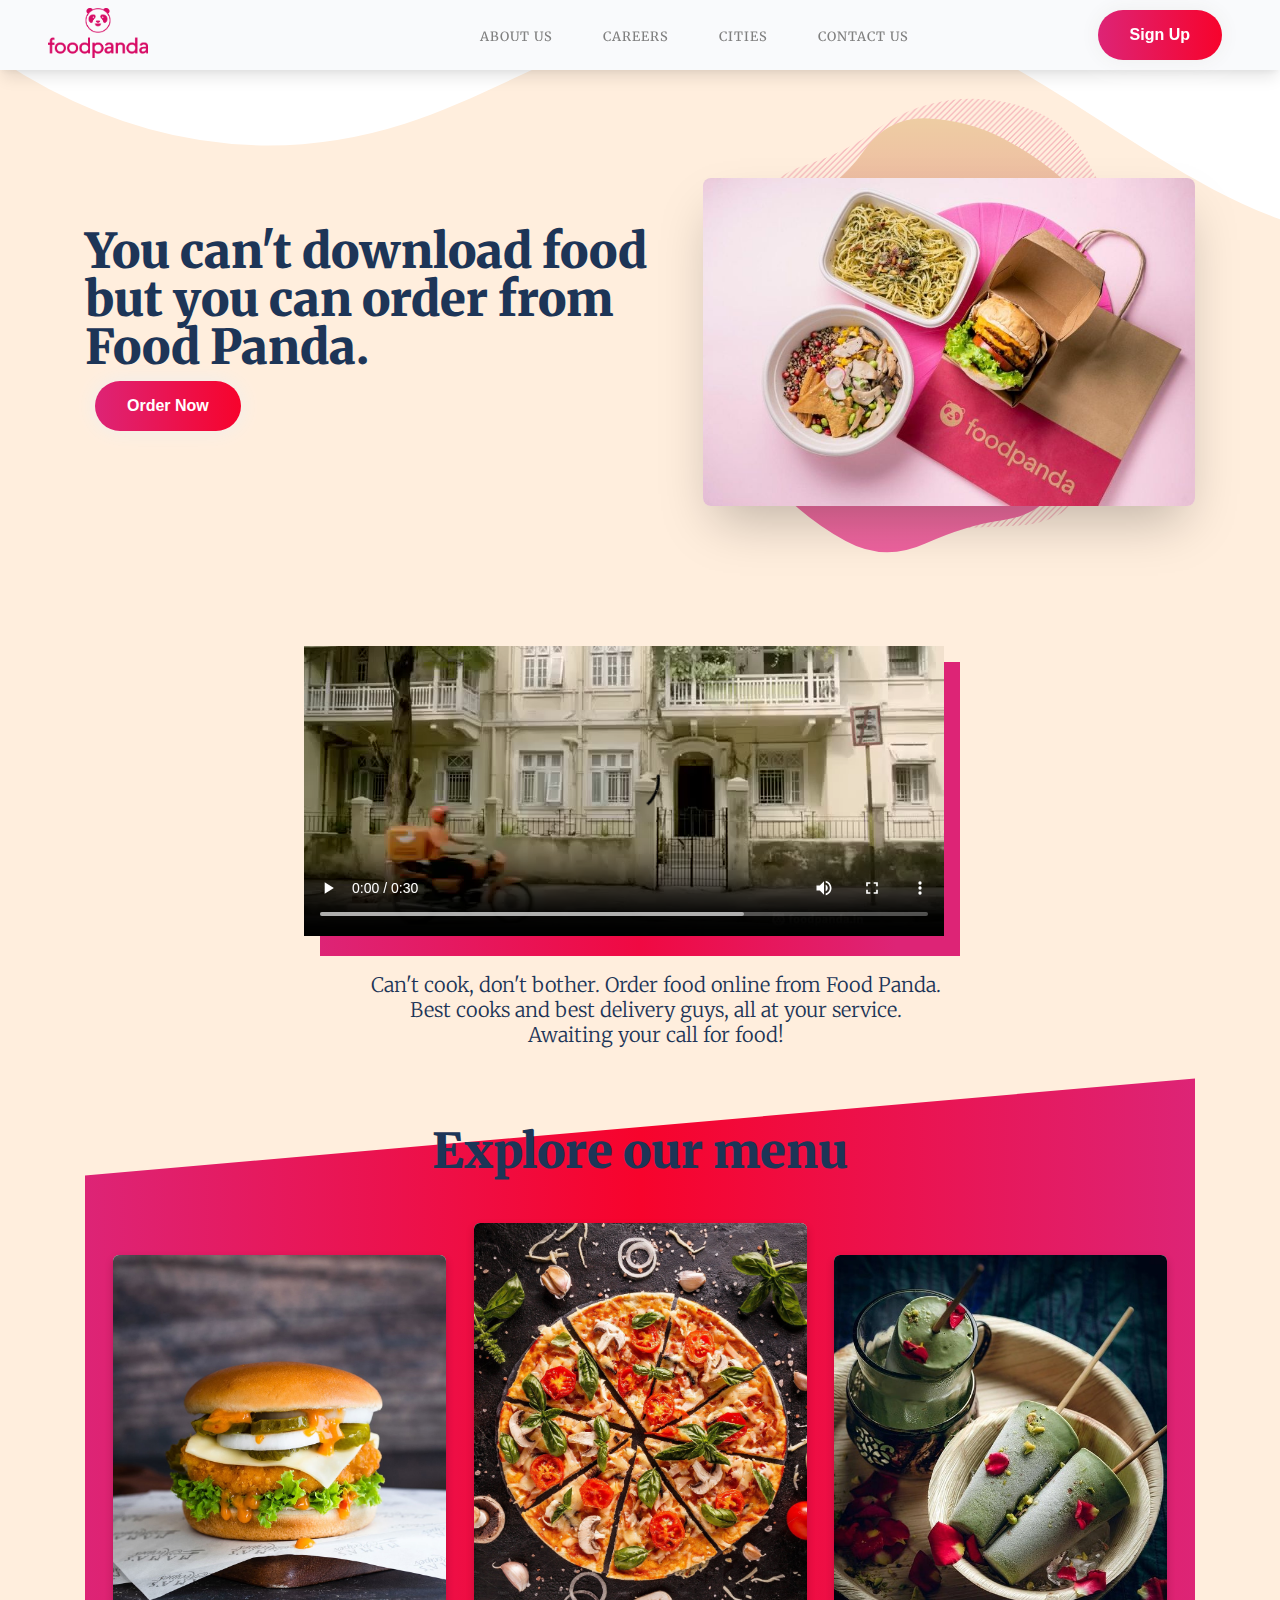
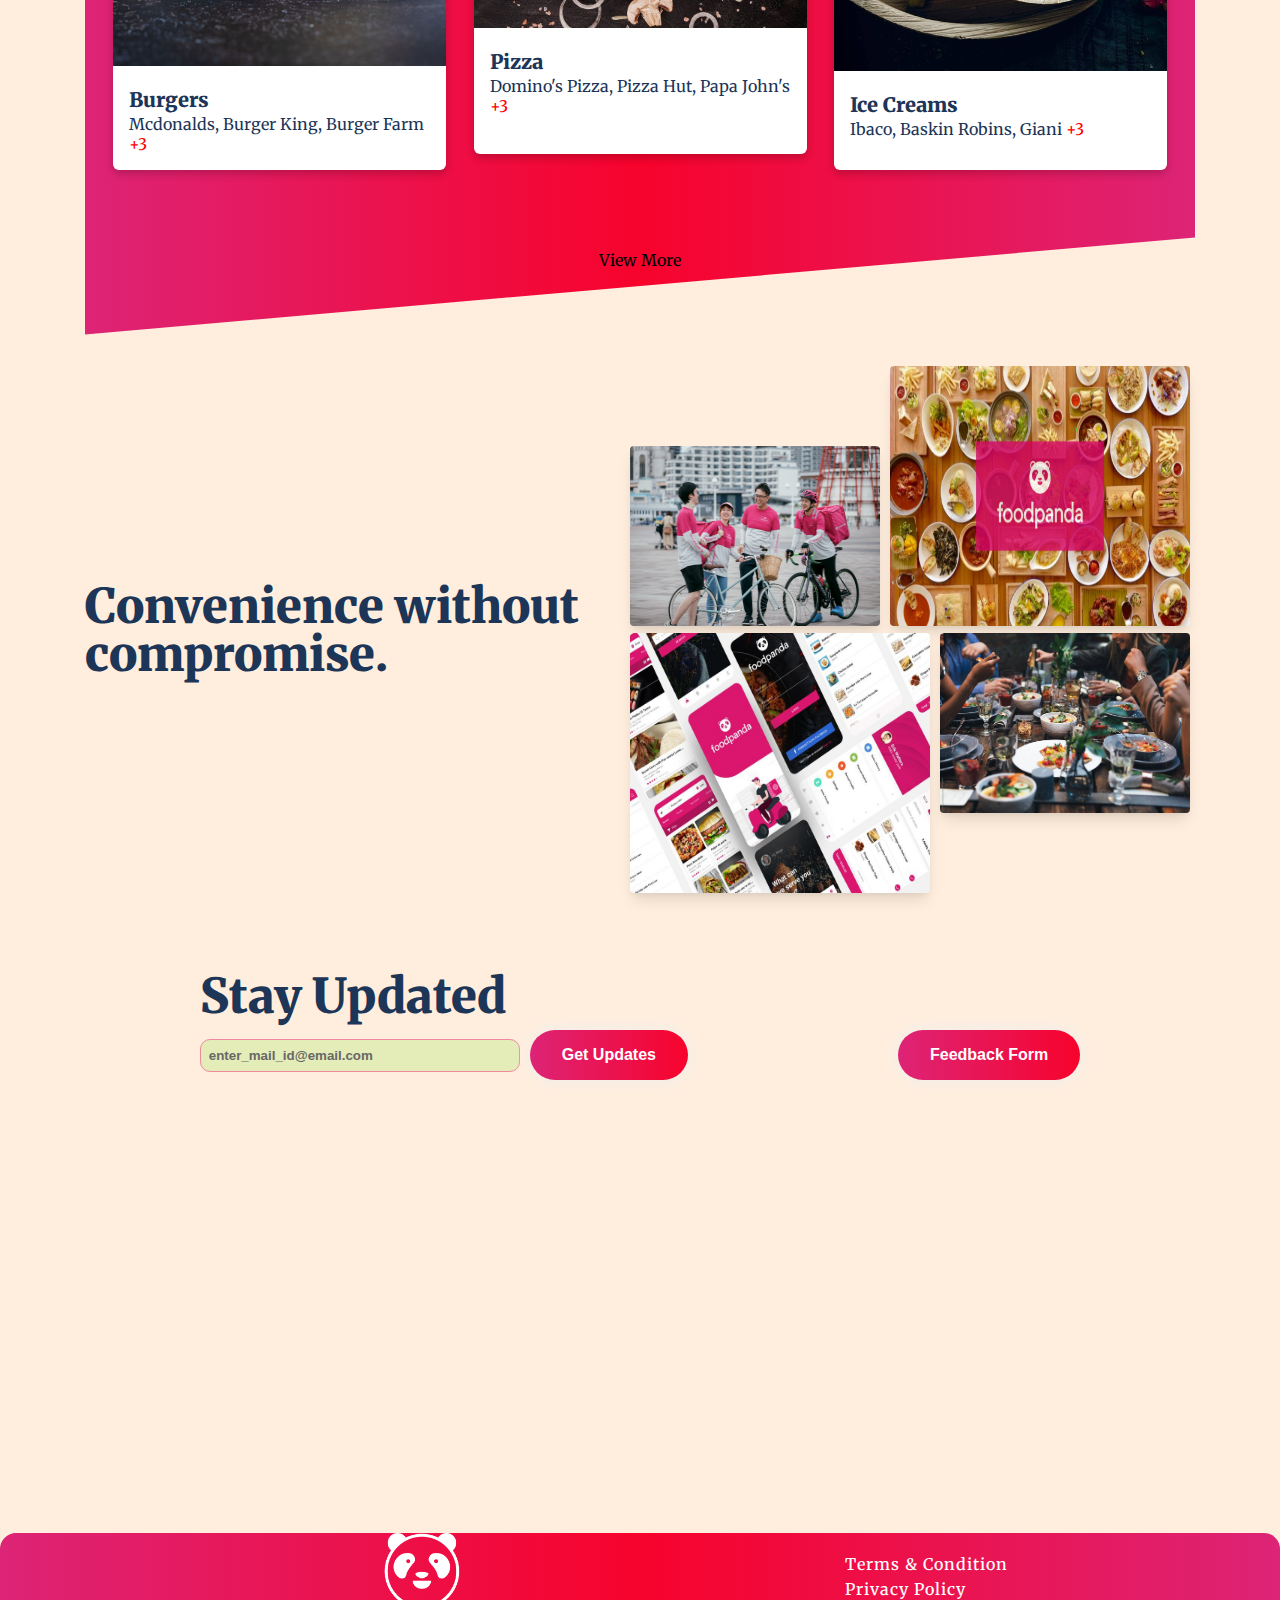
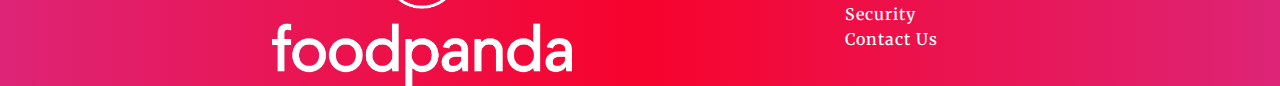
<file: index.html>
<!DOCTYPE html>
<html lang="en">

<head>
  <meta charset="UTF-8" />
  <meta http-equiv="X-UA-Compatible" content="IE=edge" />
  <meta name="viewport" content="width=device-width, initial-scale=1.0" />
  <link rel="icon" href="https://www.foodpanda.com/wp-content/uploads/2020/07/cropped-panda-head_pink-32x32.png"
    sizes="32x32" />
  <title>Food-Panda</title>
  <link rel="stylesheet" href="./css/style.css" />
  <link
    href="https://fonts.googleapis.com/css?family=Merriweather:300,300italic,regular,italic,700,700italic,900,900italic"
    rel="stylesheet" />
</head>

<body>
  <!--Nav Bar -->
  <header>
    <nav class="navbar">
      <div class="navbar__brand">
        <a href="http://localhost/FOODPANDA/index.html">
          <img src="./assets/logo.png" alt="logo" class="brand__logo" />
        </a>
      </div>
      <div class="navbar__nav__items"></div>
      <div id="nav__btn">
        <ul class="menu">
          <li><a href="aboutus.html">About Us</a></li>
          <li><a href="career.html">Careers</a></li>
          <li><a href="cities.html">Cities</a></li>
          <li><a href="contact.html">Contact Us</a></li>
        </ul>
      </div>
      <div class="nav__item">
        <a href="signup.html">
          <button class="button__primary hide__mobile">Sign Up</button>
        </a>
      </div>
    </nav>
  </header>

  <!--Hero Section-->
  <main class="container">
    <section class="hero__container">
      <div class="hero__image__container">
        <img src="./assets/hero image.jpeg" alt="hero image" class="hero__image" />
        <img src="./assets/heroShape.svg" alt="hero image shape" class="hero__image__shape" />
        <img src="./assets/herobgpattren.svg" alt="hero image shape" class="hero__image__pattren" />
      </div>
      <div class="hero__description">
        <h1 class="hero__text">
          You can't download food but you can order from Food Panda.
        </h1>
        <a href="menu.html">
          <button class="button__primary"><a href="menu.html" style="text-decoration: none;
            color: white;">Order Now</a></button>
        </a>
      </div>
    </section>
    <!--Video Container-->
    <section class="video__footage__container">
      <div class="video__footage">
        <video src="./assets/advertise.mp4" autostart="false" class="chef__video" controls></video>
      </div>
      <div class="video__footage__text">
        <p>
          Can't cook, don't bother. Order food online from Food Panda. <br />
          Best cooks and best delivery guys, all at your service. <br />
          Awaiting your call for food!
        </p>
      </div>
    </section>
    <!--Explore Food Menu-->
    <section class="food__list__container">
      <h1 class="text-xl">Explore our menu</h1>
      <div class="food__list__container__diagonal"></div>
      <div class="food__menu__card__list">
        <!--Burger-->

        <div class="food__menu__card">
          <a href="#">
            <img src="./assets/burger.jpg" alt="burger" class="food__menu__card__image" />
            <div class="food__menu__card__details">
              <h4 class="text-lg"><strong>Burgers</strong></h4>
              <p>
                Mcdonalds, Burger King, Burger Farm
                <span style="color: red">+3</span>
              </p>
            </div>
          </a>
        </div>

        <!--Pizza-->
        <div class="food__menu__card food__menu__card__move__up">
          <a href="#">
            <img src="./assets/pizza.jpg" alt="pizza" class="food__menu__card__image" />
            <div class="food__menu__card__details">
              <h4 class="text-lg"><strong>Pizza</strong></h4>
              <p>
                Domino's Pizza, Pizza Hut, Papa John's
                <span style="color: red">+3</span>
              </p>
            </div>
          </a>
        </div>
        <!--Ice Cream-->
        <div class="food__menu__card">
          <a href="#">
            <img src="./assets/icecream.jpg" alt="iceCream" class="food__menu__card__image" />
            <div class="food__menu__card__details">
              <h4 class="text-lg"><strong>Ice Creams</strong></h4>
              <p>
                Ibaco, Baskin Robins, Giani
                <span style="color: red">+3</span>
              </p>
            </div>
          </a>
        </div>
      </div>
      <div class="food__list__view__more"><a href="menu.html" style="text-decoration: none;
          color: black;">View More</a></div>
    </section>

    <!--Grid View Restaurant-->
    <section class="restaurant__list__container">
      <div class="restaurant__list__text">
        <h4 class="text-xl">Convenience without compromise.</h4>
      </div>
      <div class="restaurant__list__images__container">
        <div class="restaurant__list__row_1">
          <div>
            <img src="./assets/gridimage2.jpg" alt="restaurant1" class="restaurant1" />
          </div>
          <img src="./assets/gridimage1.jpg" alt="restaurant2" class="restaurant2" />
        </div>
        <div class="restaurant__list__row_2">
          <div>
            <img src="./assets/gridimage4.jpg" alt="restaurant3" class="restaurant3" />
          </div>
          <img src="./assets/gridimage3.jpg" alt="restaurant4" class="restaurant4" />
        </div>
      </div>
    </section>
    <!--Email-->
    <section class="email__subcribe__container">
      <div>
        <h1 class="text-xl">Stay Updated</h1>
        <div class="email__subcribe__input__field">
          <div>
            <input type="email" placeholder="enter_mail_id@email.com" class="email__input" />
          </div>
          <button class="button__primary">Get Updates</button>
          <a href="feedback.html">
            <button class="button__survey">Feedback Form</button>
          </a>
        </div>
      </div>
    </section>
    <!--Quote Container-->
    <section class="quote__container"></section>
  </main>

  <!--Footer Section-->
  <footer class="footanchor">
    <img src="./assets/logo.png" alt="logo" />
    <ul>
      <li><a href="https://www.foodpanda.co.jp/en/contents/terms-and-conditions.htm">Terms & Condition</a></li>
      <li><a href="https://www.foodpanda.co.jp/en/contents/privacy.htm">Privacy Policy</a></li>
      <li><a href="https://www.foodpanda.com/security/">Security</a></li>
      <li><a href="contact.html">Contact Us</a></li>
    </ul>
  </footer>
  <!--SVG Shape-->
  <div class="custom-shape-divider-top-1624884627">
    <svg data-name="Layer 1" xmlns="http://www.w3.org/2000/svg" viewBox="0 0 1200 120" preserveAspectRatio="none">
      <path
        d="M321.39,56.44c58-10.79,114.16-30.13,172-41.86,82.39-16.72,168.19-17.73,250.45-.39C823.78,31,906.67,72,985.66,92.83c70.05,18.48,146.53,26.09,214.34,3V0H0V27.35A600.21,600.21,0,0,0,321.39,56.44Z"
        class="shape-fill"></path>
    </svg>
  </div>


</body>

</html>
</file>
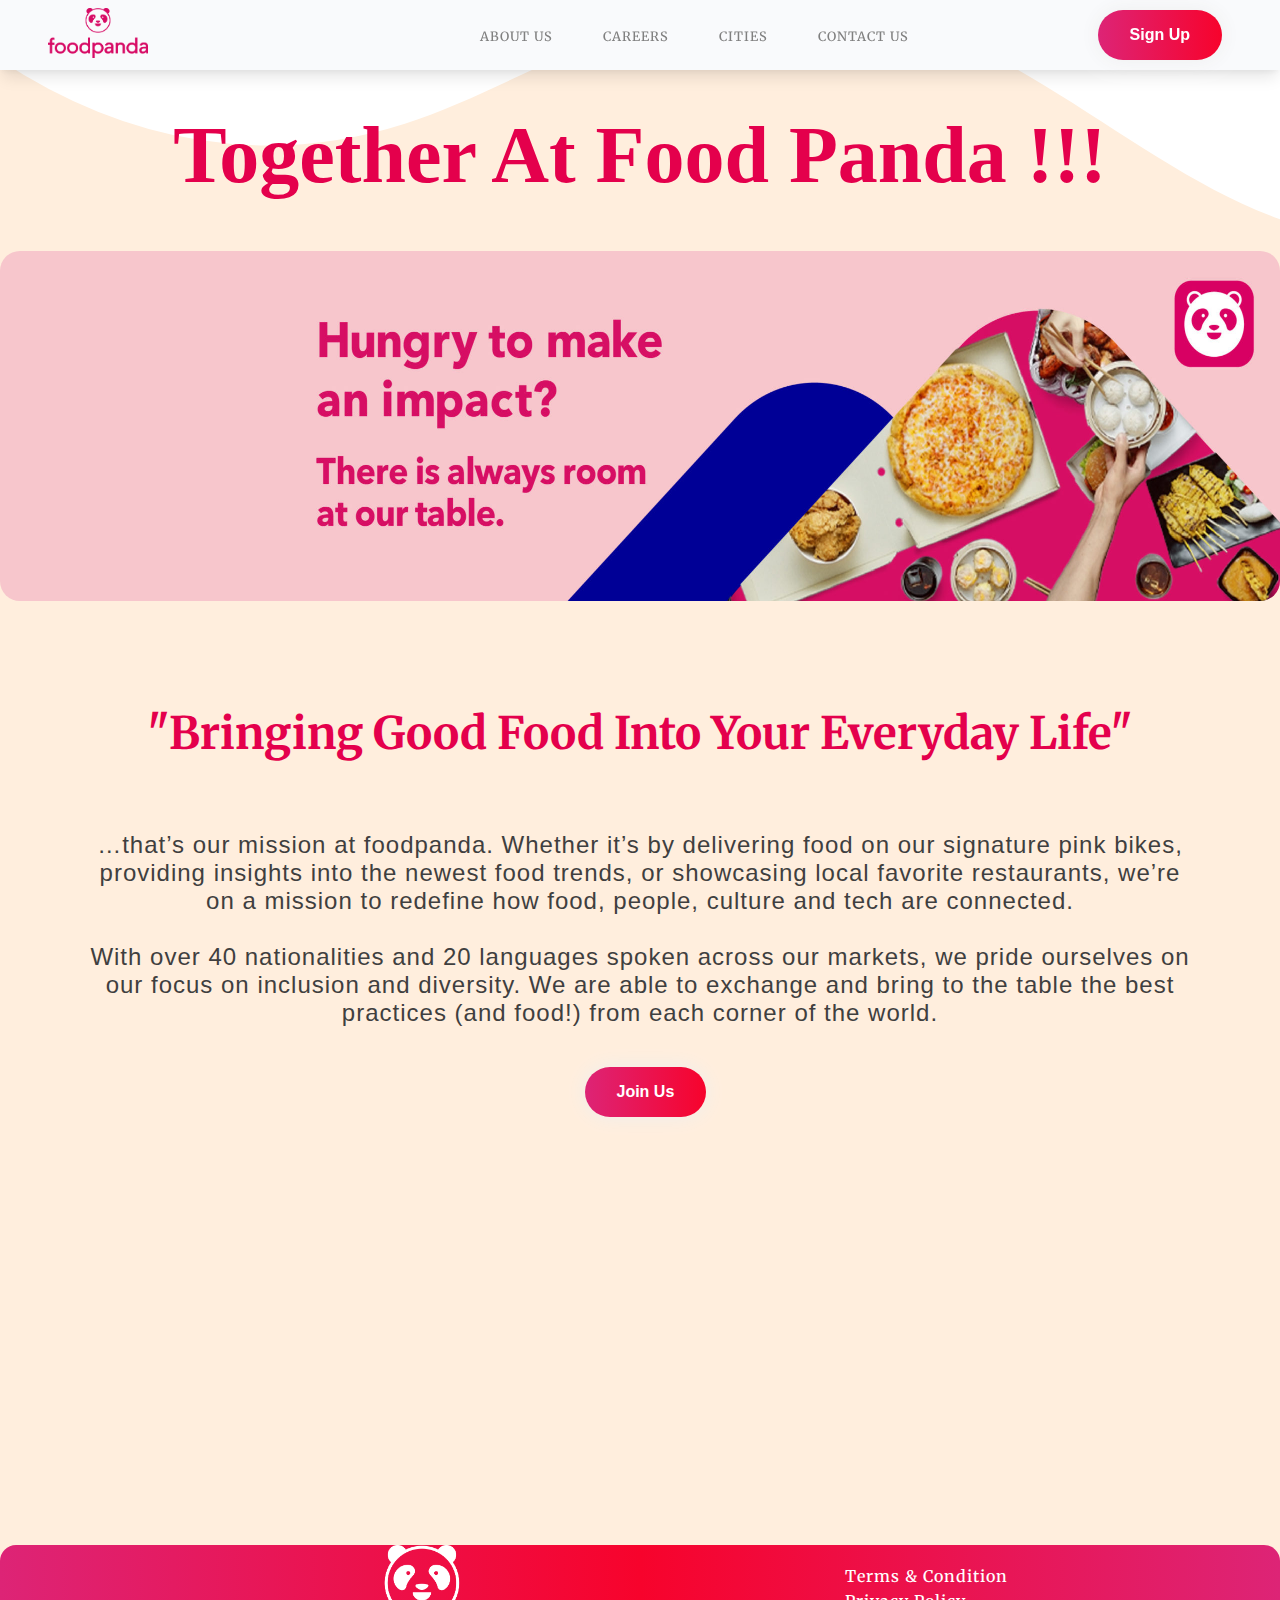
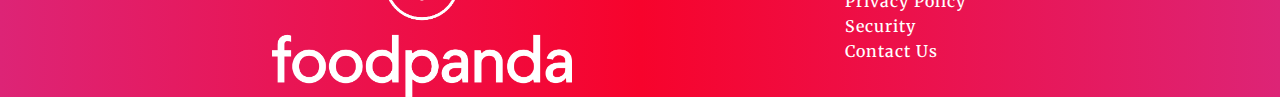
<file: career.html>
<!DOCTYPE html>
<html lang="en">

<head>
  <meta charset="UTF-8" />
  <meta http-equiv="X-UA-Compatible" content="IE=edge" />
  <meta name="viewport" content="width=device-width, initial-scale=1.0" />
  <link rel="icon" href="https://www.foodpanda.com/wp-content/uploads/2020/07/cropped-panda-head_pink-32x32.png"
    sizes="32x32" />
  <title>Career</title>
  <link rel="stylesheet" href="./css/style.css" />
  <link
    href="https://fonts.googleapis.com/css?family=Merriweather:300,300italic,regular,italic,700,700italic,900,900italic"
    rel="stylesheet" />
</head>

<body style="background-color: #FFEEDD;">
  <!--Nav Bar -->
  <header>
    <nav class="navbar">
      <div class="navbar__brand">
        <a href="http://127.0.0.1:5500/index.html">
          <img src="./assets/logo.png" alt="logo" class="brand__logo" />
        </a>
      </div>
      <div class="navbar__nav__items"></div>
      <div id="nav__btn">
        <ul class="menu">
          <li><a href="aboutus.html">About Us</a></li>
          <li><a href="career.html">Careers</a></li>
          <li><a href="cities.html">Cities</a></li>
          <li><a href="contact.html">Contact Us</a></li>
        </ul>
      </div>
      <div class="nav__item">
        <a href="signup.html">
          <button class="button__primary hide__mobile">Sign Up</button>
        </a>
      </div>

    </nav>

  </header>
  <h1 style="padding-top: 40px; font-size: 5em; text-align: center;color: rgb(228, 0, 76); font-family:serif;">Together At Food
    Panda !!!</h1>
  <!--Hero Section-->
  <img src="./assets/foodpanda-careers-hero-image-scaled.jpg" alt="career__image" style="width: 100%; 
      height: 350px; margin-top: 50px;border-radius: 20px">
  <main class="container">
    <h2 style="padding-top: 100px; font-size: 2.8em; text-align: center; color: rgb(228, 0, 76);">"Bringing Good Food
      Into Your Everyday Life"</h2><br><br>
    <p
      style="padding-top:30px;padding-bottom: 40px; font-family: Helvetica;font-size: 1.5rem; letter-spacing: 1px;text-align: center; color: rgb(63, 63, 63);">
      …that’s our mission at foodpanda. Whether it’s by delivering food on our signature pink bikes, providing insights
      into the newest food trends, or showcasing local favorite restaurants, we’re on a mission to redefine how food,
      people, culture and tech are connected.<br>
      <br>

      With over 40 nationalities and 20 languages spoken across our markets, we pride ourselves on our focus on
      inclusion and diversity. We are able to exchange and bring to the table the best practices (and food!) from each
      corner of the world.
    </p>

    <a href="joinus.html">
      <button class="button__survey" style=" margin-left: 45%;">Join Us</button></a>

    <!--Quote Container-->
    <section class="quote__container">

    </section>
  </main>

  <!--Footer Section-->
  <footer class="footanchor">
    <img src="./assets/logo.png" alt="logo" />
    <ul>
      <li><a href="https://www.foodpanda.co.jp/en/contents/terms-and-conditions.htm">Terms & Condition</a></li>
      <li><a href="https://www.foodpanda.co.jp/en/contents/privacy.htm">Privacy Policy</a></li>
      <li><a href="https://www.foodpanda.com/security/">Security</a></li>
      <li><a href="contact.html">Contact Us</a></li>
    </ul>
  </footer>
  <!--SVG Shape-->
  <div class="custom-shape-divider-top-1624884627">
    <svg data-name="Layer 1" xmlns="http://www.w3.org/2000/svg" viewBox="0 0 1200 120" preserveAspectRatio="none">
      <path
        d="M321.39,56.44c58-10.79,114.16-30.13,172-41.86,82.39-16.72,168.19-17.73,250.45-.39C823.78,31,906.67,72,985.66,92.83c70.05,18.48,146.53,26.09,214.34,3V0H0V27.35A600.21,600.21,0,0,0,321.39,56.44Z"
        class="shape-fill"></path>
    </svg>
  </div>


</body>

</html>
</file>
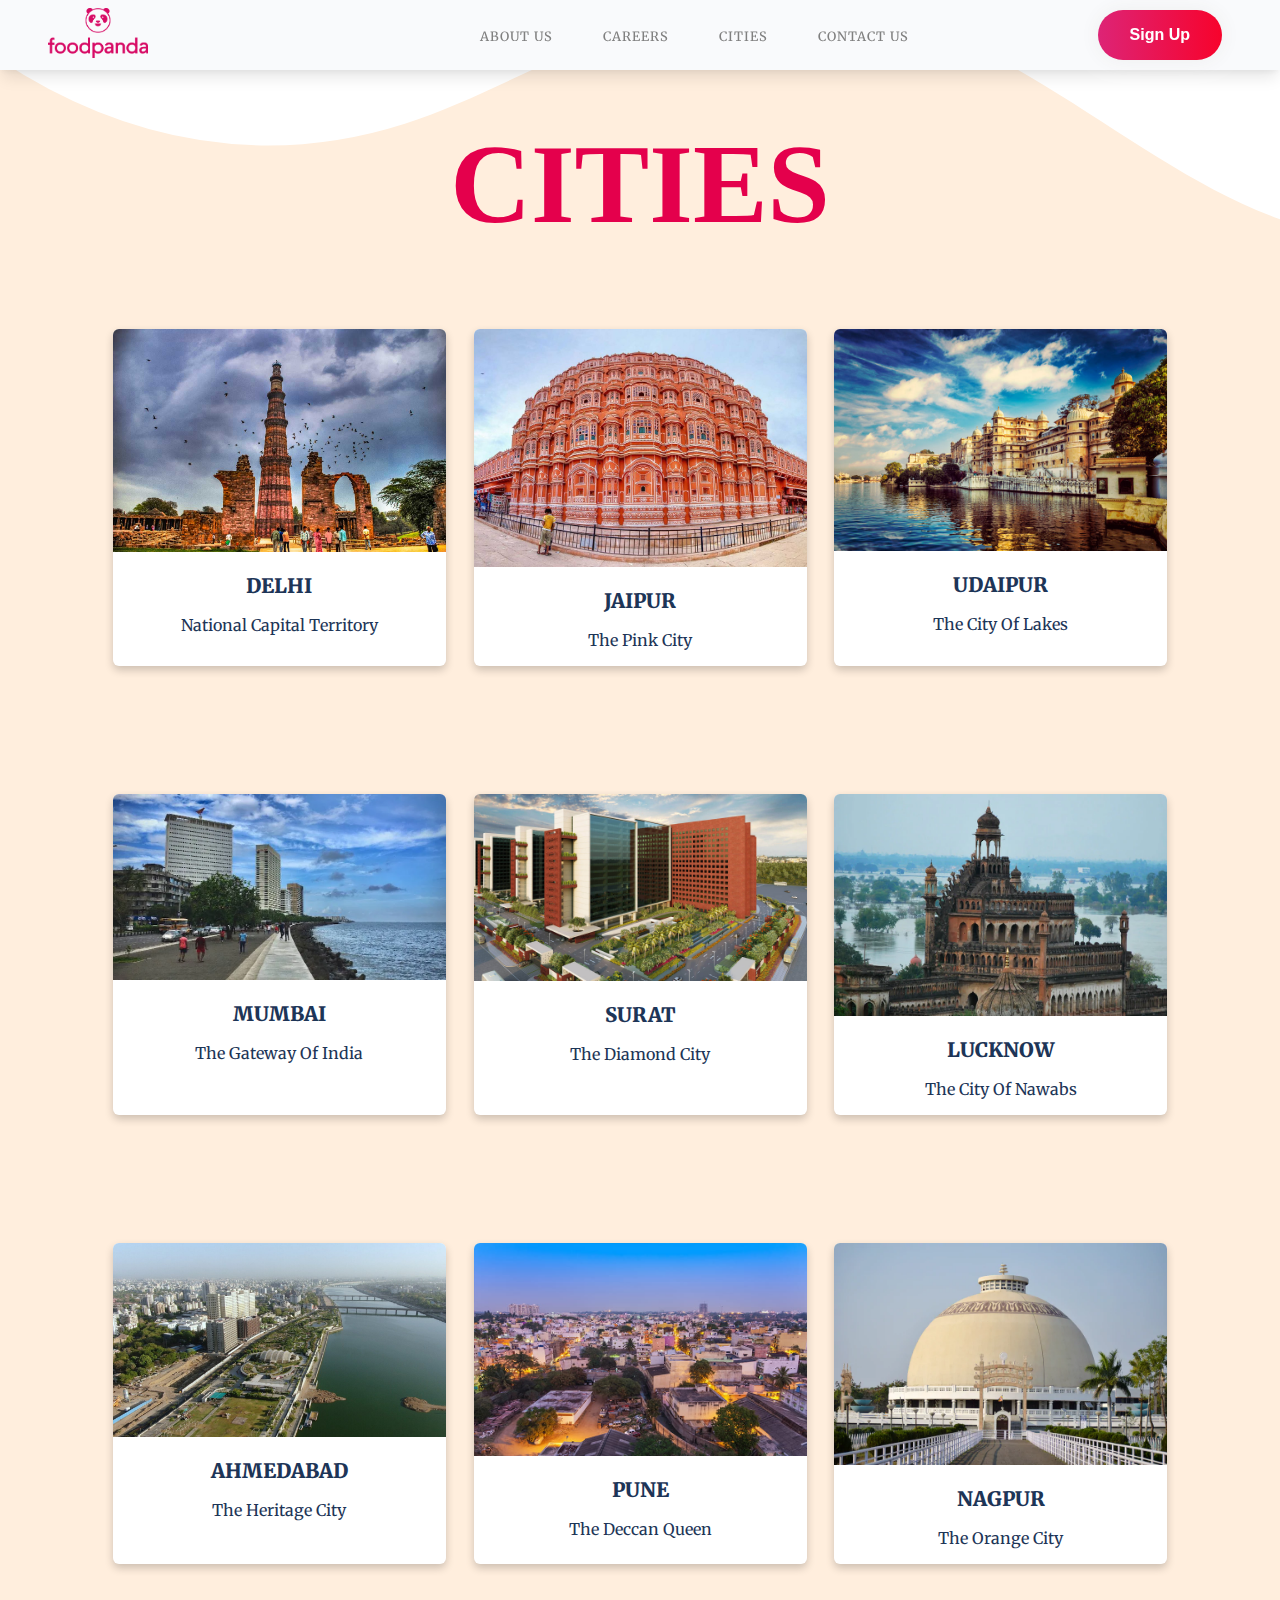
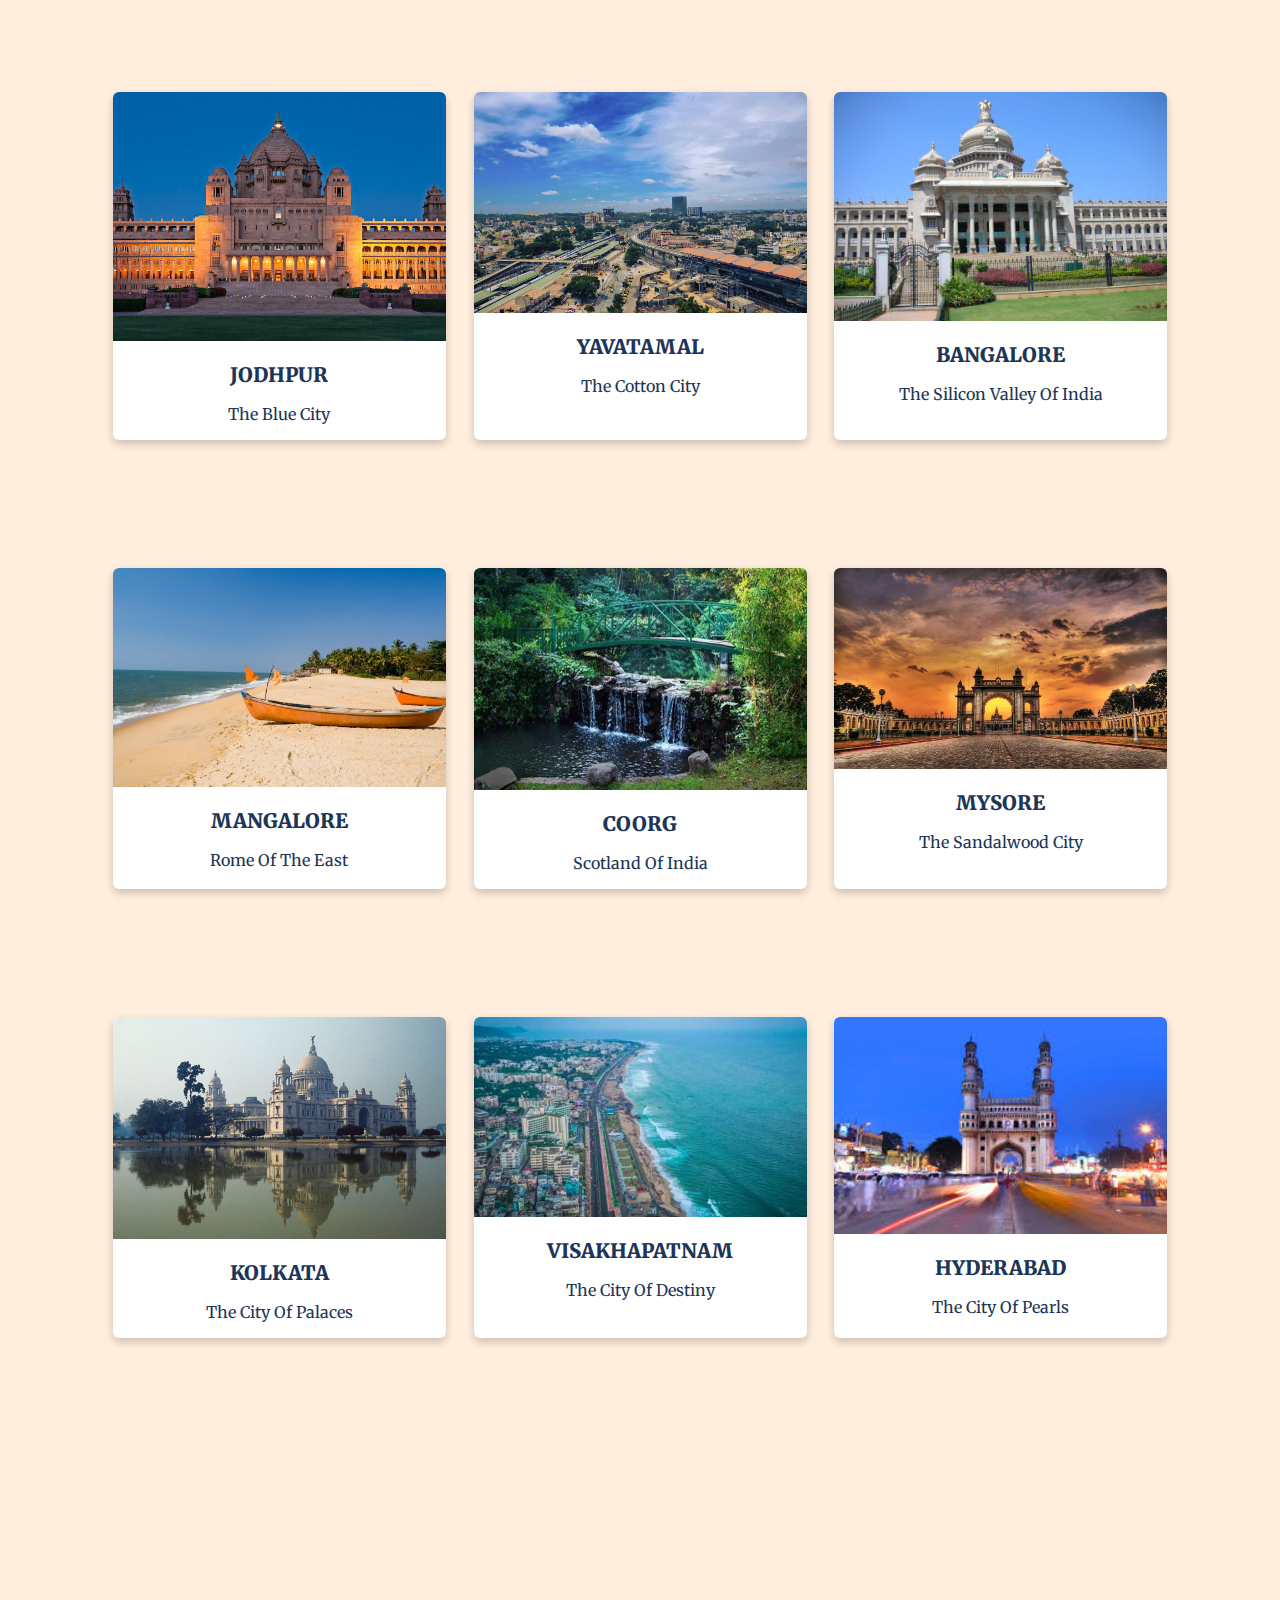
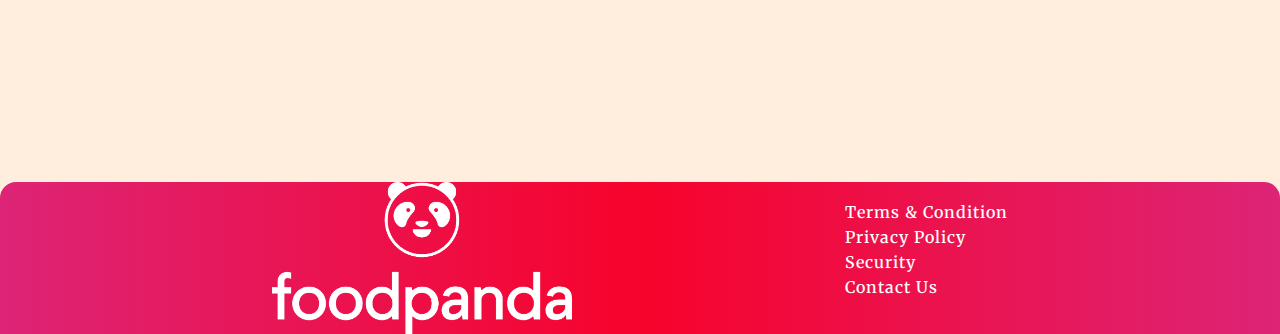
<file: cities.html>
<!DOCTYPE html>
<html lang="en">

<head>
    <meta charset="UTF-8" />
    <meta http-equiv="X-UA-Compatible" content="IE=edge" />
    <meta name="viewport" content="width=device-width, initial-scale=1.0" />
    <link rel="icon" href="https://www.foodpanda.com/wp-content/uploads/2020/07/cropped-panda-head_pink-32x32.png"
        sizes="32x32" />
    <title>Food-Panda</title>
    <link rel="stylesheet" href="./css/style.css" />
    <link
        href="https://fonts.googleapis.com/css?family=Merriweather:300,300italic,regular,italic,700,700italic,900,900italic"
        rel="stylesheet" />
</head>

<body>
    <!--Nav Bar -->
    <header>
        <nav class="navbar">
            <div class="navbar__brand">
                <a href="http://127.0.0.1:5500/index.html">
                    <img src="./assets/logo.png" alt="logo" class="brand__logo" />
                </a>
            </div>
            <div class="navbar__nav__items"></div>
            <div id="nav__btn">
                <ul class="menu">
                    <li><a href="aboutus.html">About Us</a></li>
                    <li><a href="career.html">Careers</a></li>
                    <li><a href="cities.html">Cities</a></li>
                    <li><a href="contact.html">Contact Us</a></li>
                </ul>
            </div>
            <div class="nav__item">
                <a href="signup.html">
                    <button class="button__primary hide__mobile">Sign Up</button>
                </a>
            </div>

        </nav>

    </header>
    <!--Hero Section-->
    <main class="container">
        <h2 style="padding-top: 50px;  font-size: 7em; text-align: center; font-family: Jomhuria; color: rgb(228, 0, 76);">

            CITIES</h2>
        <section class="food__list__container" style="margin-top: 0;" >
            <!--DELHI-->
            <div class="food__menu__card__list">
                <div class="food__menu__card">
                    <a href="https://www.google.com/maps/place/New+Delhi,+Delhi/@28.5272803,77.068899,11z/data=!3m1!4b1!4m5!3m4!1s0x390cfd5b347eb62d:0x52c2b7494e204dce!8m2!3d28.6139391!4d77.2090212">
                        <img src="./assets/Qutub_Minar_Delhi.jpg" alt="delhi" class="food__menu__card__image" />

                        <div class="food__menu__card__details">
                            <h4 class="text-lg" style="text-align: center; "><strong>DELHI</strong></h4>
                            <p style="text-align: center; padding-top: 15px;">
                                National Capital Territory

                            </p>
                        </div>
                    </a>
                </div>
                <!--JAIPUR-->
                <div class="food__menu__card">
                    <a href="https://www.google.com/maps/place/Jaipur,+Rajasthan/@26.8851417,75.6504716,11z/data=!3m1!4b1!4m5!3m4!1s0x396c4adf4c57e281:0xce1c63a0cf22e09!8m2!3d26.9124336!4d75.7872709">
                        <img src="./assets/Hawa-Mahal-Jaipur.jpg" alt="jaipur" class="food__menu__card__image" />
                        <div class="food__menu__card__details">
                            <h4 class="text-lg" style="text-align: center;"><strong>JAIPUR</strong></h4>
                            <p style="text-align: center; padding-top: 15px;">
                                The Pink City
                            </p>
                        </div>
                    </a>
                </div>
                <!--UDAIPUR-->
                <div class="food__menu__card">
                    <a href="https://www.google.com/maps/place/Udaipur,+Rajasthan/@24.60827,73.6370179,12z/data=!3m1!4b1!4m5!3m4!1s0x3967e56550a14411:0xdbd8c28455b868b0!8m2!3d24.585445!4d73.712479">
                        <img src="./assets/udaipur.jpg" alt="udaipur" class="food__menu__card__image" />
                        <div class="food__menu__card__details">
                            <h4 class="text-lg" style="text-align: center;"><strong>UDAIPUR</strong></h4>
                            <p style="text-align: center; padding-top: 15px;">
                                The City Of Lakes
                            </p>
                        </div>
                    </a>
                </div>
        </section>

        <section class="food__list__container">
            <!--MUMBAI-->
            <div class="food__menu__card__list">
                <div class="food__menu__card">
                    <a href="https://www.google.com/maps/place/Mumbai,+Maharashtra/@19.0821978,72.7410993,11z/data=!3m1!4b1!4m5!3m4!1s0x3be7c6306644edc1:0x5da4ed8f8d648c69!8m2!3d19.0759837!4d72.8776559">
                        <img src="./assets/Mumbai.webp" alt="mumbai" class="food__menu__card__image" />

                        <div class="food__menu__card__details">
                            <h4 class="text-lg" style="text-align: center; "><strong> MUMBAI </strong></h4>
                            <p style="text-align: center; padding-top: 15px;">
                                The Gateway Of India
                            </p>
                        </div>
                    </a>
                </div>
                <!--SURAT-->
                <div class="food__menu__card">
                    <a href="https://www.google.com/maps/place/Surat,+Gujarat/@21.1591425,72.6822095,11z/data=!3m1!4b1!4m5!3m4!1s0x3be04e59411d1563:0xfe4558290938b042!8m2!3d21.1702401!4d72.8310607">
                        <img src="./assets/Surat.jpg" alt="surat" class="food__menu__card__image" />
                        <div class="food__menu__card__details">
                            <h4 class="text-lg" style="text-align: center;"><strong>SURAT</strong></h4>
                            <p style="text-align: center; padding-top: 15px;">
                                The Diamond City
                            </p>
                        </div>
                    </a>
                </div>
                <!--LUCKNOW-->
                <div class="food__menu__card">
                    <a href="https://www.google.com/maps/place/Lucknow,+Uttar+Pradesh/@26.848623,80.8024265,11z/data=!3m1!4b1!4m5!3m4!1s0x399bfd991f32b16b:0x93ccba8909978be7!8m2!3d26.8466937!4d80.946166">
                        <img src="./assets/Lucknow.webp" alt="lucknow" class="food__menu__card__image" />
                        <div class="food__menu__card__details">
                            <h4 class="text-lg" style="text-align: center;"><strong> LUCKNOW </strong></h4>
                            <p style="text-align: center; padding-top: 15px;">
                                The City Of Nawabs
                            </p>
                        </div>
                    </a>
                </div>
        </section>

        <section class="food__list__container">
            <!--AHMEDABAD-->
            <div class="food__menu__card__list">
                <div class="food__menu__card">
                    <a href="https://www.google.com/maps/place/Ahmedabad,+Gujarat/@23.0201818,72.439656,11z/data=!3m1!4b1!4m5!3m4!1s0x395e848aba5bd449:0x4fcedd11614f6516!8m2!3d23.022505!4d72.5713621">
                        <img src="./assets/Ahmedabad.jpg" alt="ahmedabad" class="food__menu__card__image" />

                        <div class="food__menu__card__details">
                            <h4 class="text-lg" style="text-align: center; "><strong>AHMEDABAD</strong></h4>
                            <p style="text-align: center; padding-top: 15px;">
                                The Heritage City
                            </p>
                        </div>
                    </a>
                </div>
                <!--PUNE-->
                <div class="food__menu__card">
                    <a href="https://www.google.com/maps/place/Pune,+Maharashtra/@18.5245649,73.7228805,11z/data=!3m1!4b1!4m5!3m4!1s0x3bc2bf2e67461101:0x828d43bf9d9ee343!8m2!3d18.5204303!4d73.8567437">
                        <img src="./assets/pune.jpg" alt="pune" class="food__menu__card__image" />
                        <div class="food__menu__card__details">
                            <h4 class="text-lg" style="text-align: center;"><strong>PUNE</strong></h4>
                            <p style="text-align: center; padding-top: 15px;">
                                The Deccan Queen
                            </p>
                        </div>
                    </a>
                </div>
                <!--NAGPUR-->
                <div class="food__menu__card">
                    <a href="https://www.google.com/maps/place/Nagpur,+Maharashtra/@21.1610714,79.0024696,12z/data=!3m1!4b1!4m5!3m4!1s0x3bd4c0a5a31faf13:0x19b37d06d0bb3e2b!8m2!3d21.1458004!4d79.0881546">
                        <img src="./assets/nagpur.webp" alt="nagpur" class="food__menu__card__image" />
                        <div class="food__menu__card__details">
                            <h4 class="text-lg" style="text-align: center;"><strong> NAGPUR </strong></h4>
                            <p style="text-align: center; padding-top: 15px;">
                                The Orange City
                            </p>
                        </div>
                    </a>
                </div>
        </section>

        <section class="food__list__container">
            <!--JODHPUR-->
            <div class="food__menu__card__list">
                <div class="food__menu__card">
                    <a href="https://www.google.com/maps/place/Jodhpur,+Rajasthan/@26.2703424,72.9605028,12z/data=!3m1!4b1!4m5!3m4!1s0x39418c4eaa06ccb9:0x8114ea5b0ae1abb8!8m2!3d26.2389469!4d73.0243094">
                        <img src="./assets/jodhpur.jpg" alt="jodhpur" class="food__menu__card__image" />

                        <div class="food__menu__card__details">
                            <h4 class="text-lg" style="text-align: center; "><strong>JODHPUR</strong></h4>
                            <p style="text-align: center; padding-top: 15px;">
                                The Blue City
                            </p>
                        </div>
                    </a>
                </div>
                <!--Yavatamal-->
                <div class="food__menu__card">
                    <a href="https://www.google.com/maps/place/Yavatmal,+Maharashtra/@20.3883492,78.0838673,13z/data=!3m1!4b1!4m5!3m4!1s0x3bd3e8cc8bb44edd:0x4877adea41ecbee0!8m2!3d20.3899385!4d78.1306846">
                        <img src="./assets/Yavatmal.jpg" alt="Yavatamal" class="food__menu__card__image" />
                        <div class="food__menu__card__details">
                            <h4 class="text-lg" style="text-align: center;"><strong>YAVATAMAL</strong></h4>
                            <p style="text-align: center; padding-top: 15px;">
                                The Cotton City
                            </p>
                        </div>
                    </a>
                </div>
                <!--BANGALORE-->
                <div class="food__menu__card">
                    <a href="https://www.google.com/maps/place/Bengaluru,+Karnataka/@12.95396,77.4908522,11z/data=!3m1!4b1!4m5!3m4!1s0x3bae1670c9b44e6d:0xf8dfc3e8517e4fe0!8m2!3d12.9715987!4d77.5945627">
                        <img src="./assets/bangalore.jpg" alt="bangalore" class="food__menu__card__image" />
                        <div class="food__menu__card__details">
                            <h4 class="text-lg" style="text-align: center;"><strong> BANGALORE </strong></h4>
                            <p style="text-align: center; padding-top: 15px;">
                                The Silicon Valley Of India
                            </p>
                        </div>
                    </a>
                </div>
        </section>

        <section class="food__list__container">
            <!--MANGALORE-->
            <div class="food__menu__card__list">
                <div class="food__menu__card">
                    <a href="https://www.google.com/maps/place/Mangalore,+Karnataka/@12.9229829,74.7820229,12z/data=!3m1!4b1!4m5!3m4!1s0x3ba35a4c37bf488f:0x827bbc7a74fcfe64!8m2!3d12.9141417!4d74.8559568">
                        <img src="./assets/mangalore.jpg" alt="mangalore" class="food__menu__card__image" />

                        <div class="food__menu__card__details">
                            <h4 class="text-lg" style="text-align: center; "><strong>MANGALORE</strong></h4>
                            <p style="text-align: center; padding-top: 15px;">
                                Rome Of The East
                            </p>
                        </div>
                    </a>
                </div>
                <!--COORG-->
                <div class="food__menu__card">
                    <a href="https://www.google.com/maps/place/Madikeri,+Karnataka+571201/@12.4314275,75.7173603,14z/data=!3m1!4b1!4m5!3m4!1s0x3ba50075627a7fff:0xaf8a66ea4651c1a6!8m2!3d12.4244205!4d75.7381856">
                        <img src="./assets/coorg.webp" alt="coorg" class="food__menu__card__image" />
                        <div class="food__menu__card__details">
                            <h4 class="text-lg" style="text-align: center;"><strong>COORG</strong></h4>
                            <p style="text-align: center; padding-top: 15px;">
                                Scotland Of India
                            </p>
                        </div>
                    </a>
                </div>
                <!--MYSORE-->
                <div class="food__menu__card">
                    <a href="https://www.google.com/maps/place/Mysuru,+Karnataka/@12.3106368,76.5656491,12z/data=!3m1!4b1!4m5!3m4!1s0x3baf70381d572ef9:0x2b89ece8c0f8396d!8m2!3d12.2958104!4d76.6393805">
                        <img src="./assets/MYSORE.jpg" alt="mysore" class="food__menu__card__image" />
                        <div class="food__menu__card__details">
                            <h4 class="text-lg" style="text-align: center;"><strong> MYSORE </strong></h4>
                            <p style="text-align: center; padding-top: 15px;">
                                The Sandalwood City
                            </p>
                        </div>
                    </a>
                </div>
        </section>

        <section class="food__list__container">
            <!--KOLKATA-->
            <div class="food__menu__card__list">
                <div class="food__menu__card">
                    <a href="https://www.google.com/maps/place/Kolkata,+West+Bengal/@22.6757521,88.0495333,10z/data=!3m1!4b1!4m5!3m4!1s0x39f882db4908f667:0x43e330e68f6c2cbc!8m2!3d22.572646!4d88.363895">
                        <img src="./assets/kolkata.jpg" alt="kolkata" class="food__menu__card__image" />

                        <div class="food__menu__card__details">
                            <h4 class="text-lg" style="text-align: center; "><strong>KOLKATA</strong></h4>
                            <p style="text-align: center; padding-top: 15px;">
                                The City Of Palaces
                            </p>
                        </div>
                    </a>
                </div>
                <!--VISAKHAPATNAM-->
                <div class="food__menu__card">
                    <a href="https://www.google.com/maps/place/Visakhapatnam,+Andhra+Pradesh/@17.7386225,83.1225043,11z/data=!3m1!4b1!4m5!3m4!1s0x3a39431389e6973f:0x92d9c20395498468!8m2!3d17.6868159!4d83.2184815">
                        <img src="./assets/visakhapatnam.webp" alt="VISAKHAPATNAM" class="food__menu__card__image" />
                        <div class="food__menu__card__details">
                            <h4 class="text-lg" style="text-align: center;"><strong>VISAKHAPATNAM</strong></h4>
                            <p style="text-align: center; padding-top: 15px;">
                                The City Of Destiny
                            </p>
                        </div>
                    </a>
                </div>
                <!--HYDERABAD-->
                <div class="food__menu__card">
                    <a href="https://www.google.com/maps/place/Hyderabad,+Telangana/@17.4122998,78.2679585,11z/data=!3m1!4b1!4m5!3m4!1s0x3bcb99daeaebd2c7:0xae93b78392bafbc2!8m2!3d17.385044!4d78.486671">
                        <img src="./assets/HYDERABAD.jpg" alt="hyderabad" class="food__menu__card__image" />
                        <div class="food__menu__card__details">
                            <h4 class="text-lg" style="text-align: center;"><strong> HYDERABAD </strong></h4>
                            <p style="text-align: center; padding-top: 15px;">
                                The City Of Pearls
                            </p>
                        </div>
                    </a>
                </div>
        </section>



        <!--Quote Container-->
        <section class="quote__container">

        </section>
    </main>

    <!--Footer Section-->
    <footer class="footanchor">
        <img src="./assets/logo.png" alt="logo" />
        <ul>
            <li><a href="https://www.foodpanda.co.jp/en/contents/terms-and-conditions.htm">Terms & Condition</a></li>
            <li><a href="https://www.foodpanda.co.jp/en/contents/privacy.htm">Privacy Policy</a></li>
            <li><a href="https://www.foodpanda.com/security/">Security</a></li>
            <li><a href="contact.html">Contact Us</a></li>
        </ul>
    </footer>
    <!--SVG Shape-->
    <div class="custom-shape-divider-top-1624884627">
        <svg data-name="Layer 1" xmlns="http://www.w3.org/2000/svg" viewBox="0 0 1200 120" preserveAspectRatio="none">
            <path
                d="M321.39,56.44c58-10.79,114.16-30.13,172-41.86,82.39-16.72,168.19-17.73,250.45-.39C823.78,31,906.67,72,985.66,92.83c70.05,18.48,146.53,26.09,214.34,3V0H0V27.35A600.21,600.21,0,0,0,321.39,56.44Z"
                class="shape-fill"></path>
        </svg>
    </div>


</body>

</html>
</file>
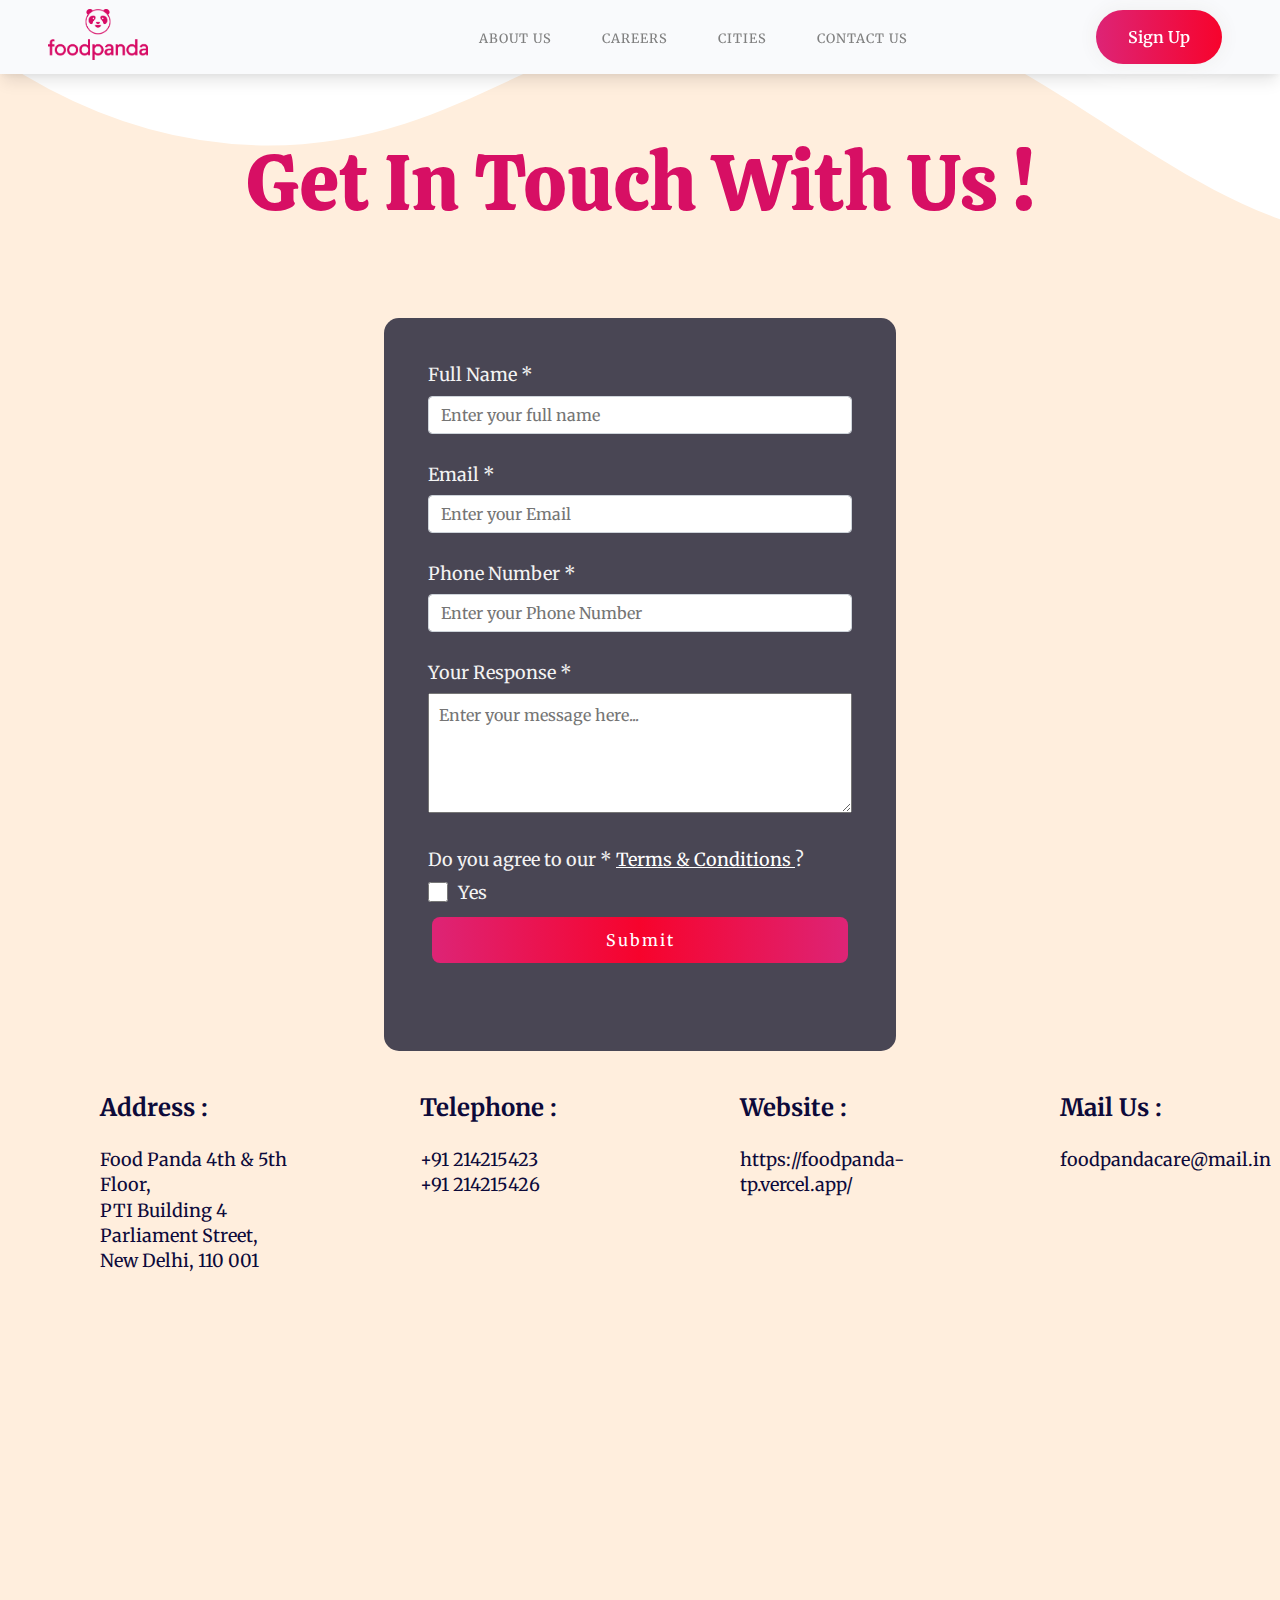
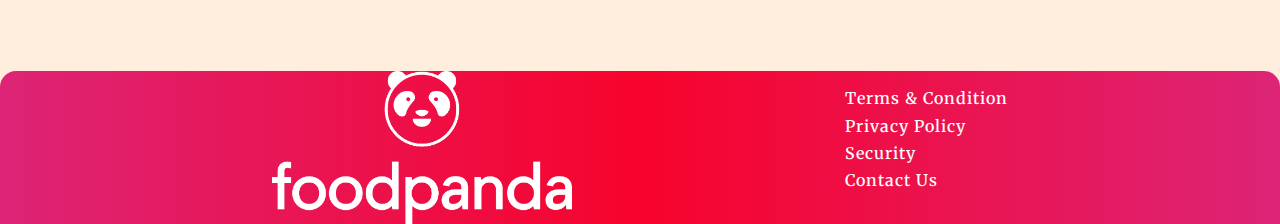
<file: contact.html>
<!DOCTYPE html>
<html lang="en">

<head>
    <meta charset="UTF-8" />
    <meta http-equiv="X-UA-Compatible" content="IE=edge" />
    <meta name="viewport" content="width=device-width, initial-scale=1.0" />
    <link rel="icon" href="https://www.foodpanda.com/wp-content/uploads/2020/07/cropped-panda-head_pink-32x32.png"
        sizes="32x32" />
    <title>Contact Us</title>
    <link rel="stylesheet" href="./css/style.css" />
    <link rel="stylesheet" href="./css/contact.css" />
    <link href="https://fonts.googleapis.com/css2?family=Calistoga&family=Yatra+One&display=swap" rel="stylesheet">
</head>

<body style="background-color: #FFEEDD;">
    <!--Nav Bar -->
    <header>
        <nav class="navbar">
            <div class="navbar__brand">
                <a href="http://127.0.0.1:5500/index.html">
                    <img src="./assets/logo.png" alt="logo" class="brand__logo" />
                </a>
            </div>
            <div class="navbar__nav__items"></div>
            <div id="nav__btn">
                <ul class="menu">
                    <li><a href="aboutus.html">About Us</a></li>
                    <li><a href="career.html">Careers</a></li>
                    <li><a href="cities.html">Cities</a></li>
                    <li><a href="contact.html">Contact Us</a></li>
                </ul>
            </div>
            <div class="nav__item">
                <a href="signup.html">
                    <button class="button__primary hide__mobile">Sign Up</button>
                </a>
            </div>

        </nav>

    </header>
    <h1
        style="padding-top: 60px; padding-bottom: 80px;font-size: 5em; text-align: center;color:#D70F64; font-family:'Calistoga'; ">
        Get In Touch With Us !</h1>
    <!--Hero Section-->
    <div>
        <div class="career__form">
            <form id="survey-form" action="connect.php" method="POST">
                <div class="form-group">
                    <label id="name-label" for="name">Full Name *</label>
                    <input type="text" name="fullName" id="name" class="form-control" placeholder="Enter your full name" 
                        required />
                </div>

                <!-- E-mail -->
                <div class="form-group">
                    <label id="email-label" for="email">Email *</label>
                    <input type="email" name="eMail" id="email" class="form-control" placeholder="Enter your Email" 
                        required />
                </div>
                <div class="form-group">
                    <label id="number-label" for="number">Phone Number *</label>
                    <input type="tel" name="phoneNumber" id="number" class="form-control" placeholder="Enter your Phone Number"/>
                </div>
                <!-- Suggestion msg box -->
                <div class="form-group">
                    <p>Your Response *</p>
                    <textarea id="comments" class="input-textarea" name="comment"
                        placeholder="Enter your message here..."></textarea>
                </div>

                <!-- Check Box -->
                <div class="form-group">
                    <p>
                        Do you agree to our * <a href="https://www.foodpanda.co.jp/en/contents/terms-and-conditions.htm"
                            style="color: white"><u> Terms & Conditions </u></a> ?
                    </p>

                    <label><input name="prefer" type="checkbox" class="input-checkbox" required />Yes</label>

                    <!-- Submit Button -->
                    <div class="form-group">

                        <button type="submit" id="submit" class="submit-button" style="color: white;">
                            <a href="index.html" style="text-decoration: none;">
                                Submit
                            </a>
                        </button>
                    </div>
            </form>
        </div>
        <div id="leftbox" style="color: rgb(13, 10, 58); padding-left: 100px; padding-top: 40px;">
            <h2>Address :</h2><br>
            <p>Food Panda
                4th & 5th Floor,<br>
                PTI Building
                4 Parliament Street,<br>
                New Delhi, 110 001</p>
        </div>
        <div id="middlebox" style="color: rgb(13, 10, 58); padding-left: 100px; padding-top: 40px;">
            <h2>Telephone :</h2><br>
            <p>+91 214215423 <br>
                +91 214215426
            </p>
        </div>
        <div id="rightbox" style="color: rgb(13, 10, 58); padding-left: 100px; padding-top: 40px;">
            <h2>Mail Us :</h2><br>
            <p>foodpandacare@mail.in</p>
        </div>
        <div id="rightbox2" style="color: rgb(13, 10, 58); padding-left: 100px; padding-top: 40px;">
            <h2>Website :</h2><br>
            <p>https://foodpanda-tp.vercel.app/</p>
        </div>

        <!--Quote Container-->

        <section class="quote__container" style="margin-top: 20%">
        </section>

        <!--Footer Section-->
        <footer class="footanchor">
            <img src="./assets/logo.png" alt="logo" />
            <ul>
                <li><a href="https://www.foodpanda.co.jp/en/contents/terms-and-conditions.htm">Terms & Condition</a>
                </li>
                <li><a href="https://www.foodpanda.co.jp/en/contents/privacy.htm">Privacy Policy</a></li>
                <li><a href="https://www.foodpanda.com/security/">Security</a></li>
                <li><a href="contact.html">Contact Us</a></li>
            </ul>
        </footer>
        <!--SVG Shape-->
        <div class="custom-shape-divider-top-1624884627">
            <svg data-name="Layer 1" xmlns="http://www.w3.org/2000/svg" viewBox="0 0 1200 120"
                preserveAspectRatio="none">
                <path
                    d="M321.39,56.44c58-10.79,114.16-30.13,172-41.86,82.39-16.72,168.19-17.73,250.45-.39C823.78,31,906.67,72,985.66,92.83c70.05,18.48,146.53,26.09,214.34,3V0H0V27.35A600.21,600.21,0,0,0,321.39,56.44Z"
                    class="shape-fill"></path>
            </svg>
        </div>


</body>

</html>
</file>
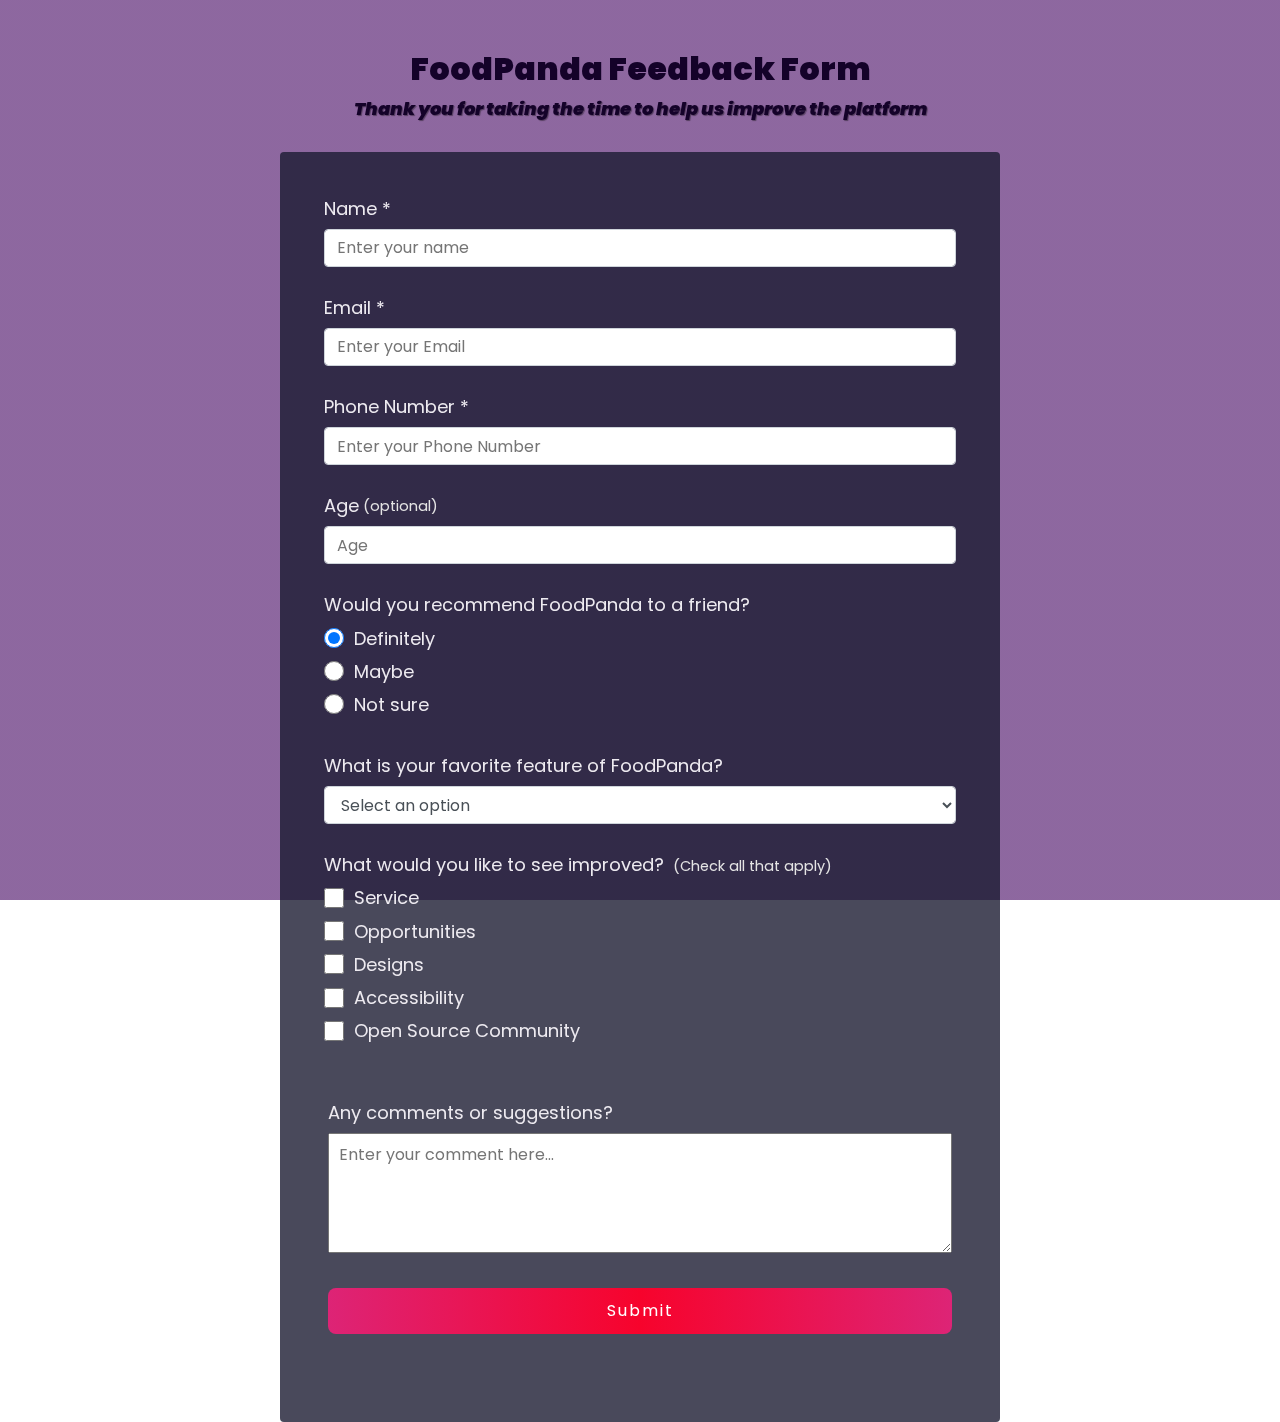
<file: feedback.html>
<!DOCTYPE html>
<html lang="en">

<head>
  <meta charset="UTF-8">
  <meta http-equiv="X-UA-Compatible" content="IE=edge">
  <meta name="viewport" content="width=device-width, initial-scale=1.0">
  <link rel="icon" href="https://www.foodpanda.com/wp-content/uploads/2020/07/cropped-panda-head_pink-32x32.png"
    sizes="32x32" />
  <link rel="stylesheet" href="./css/feedback.css" />
  <title>Feedback</title>
</head>

<body>
  <div class="container">
    <header class="header">
      <h1 id="title" class="text-center" style="font-weight: 900; color: #140229;">FoodPanda Feedback Form</h1>
      <p id="description" class="description text-center" style="font-weight: 900; color: #140229">
        Thank you for taking the time to help us improve the platform
      </p>
    </header>
    <form id="survey-form" action="connect.php" method="POST">
      <div class="form-group">
        <label id="name-label" for="name">Name *</label>
        <input type="text" name="fullName" id="name" class="form-control" placeholder="Enter your name" required />
      </div>
      <div class="form-group">
        <label id="email-label" for="email">Email *</label>
        <input type="email" name="eMail" id="email" class="form-control" placeholder="Enter your Email" required />
      </div>
      <div class="form-group">
        <label id="number-label" for="number">Phone Number *</label>
        <input type="tel" name="phoneNumber" id="number" class="form-control" placeholder="Enter your Phone Number"  required/>
      </div>
      <div class="form-group">
        <label id="number-label" for="number">Age<span class="clue">(optional)</span></label>
        <input type="number" name="age" id="number" min="10" max="99" class="form-control" placeholder="Age" />
      </div>


      <div class="form-group">
        <p>Would you recommend FoodPanda to a friend?</p>
        <label>
          <input name="user-recommend" value="definitely" type="radio" class="input-radio" checked />Definitely</label>
        <label>
          <input name="user-recommend" value="maybe" type="radio" class="input-radio" />Maybe</label>

        <label><input name="user-recommend" value="not-sure" type="radio" class="input-radio" />Not sure</label>
      </div>

      <div class="form-group">
        <p>
          What is your favorite feature of FoodPanda?
        </p>
        <select id="most-like" name="mostLike" class="form-control" required>
          <option disabled selected value>Select an option</option>
          <option value="challenges">Service</option>
          <option value="projects">Opportunities</option>
          <option value="community">Community</option>
          <option value="openSource">Open Source</option>
          <option value="openSource">All of the above</option>
        </select>
      </div>

      <div class="form-group">
        <p>
          What would you like to see improved?
          <span class="clue">(Check all that apply)</span>
        </p>

        <label><input name="prefer" value="front-end-projects" type="checkbox" class="input-checkbox" />Service</label>
        <label>
          <input name="prefer" value="back-end-projects" type="checkbox" class="input-checkbox" />Opportunities</label>
        <label><input name="prefer" value="data-visualization" type="checkbox" class="input-checkbox" />Designs</label>
        <label><input name="prefer" value="challenges" type="checkbox" class="input-checkbox" />Accessibility</label>
        <label><input name="prefer" value="open-source-community" type="checkbox" class="input-checkbox" />Open Source
          Community</label>
        <div><br>
          <br>
        </div>
        <div class="form-group">
          <p>Any comments or suggestions?</p>
          <textarea id="comments" class="input-textarea" name="comment"
            placeholder="Enter your comment here..."></textarea>
        </div>

        <div class="form-group">
          <button type="submit" id="submit" class="submit-button">
            <a href="index.html">
              Submit
            </a>
          </button>
        </div>
    </form>
  </div>
</body>
</html>
</file>
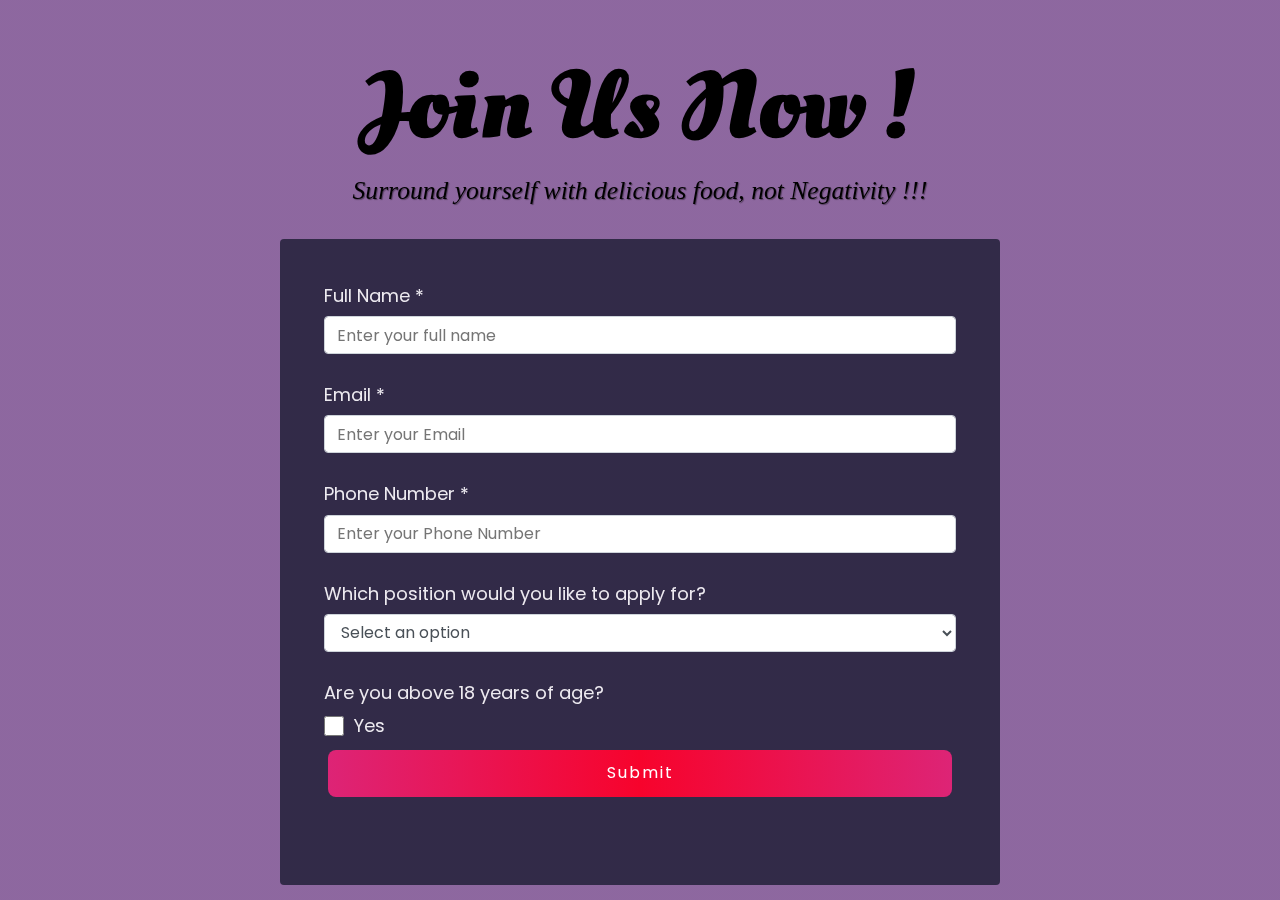
<file: joinus.html>
<!DOCTYPE html>
<html lang="en">

<head>
    <meta charset="UTF-8">
    <meta http-equiv="X-UA-Compatible" content="IE=edge">
    <meta name="viewport" content="width=device-width, initial-scale=1.0">
    <link rel="icon" href="https://www.foodpanda.com/wp-content/uploads/2020/07/cropped-panda-head_pink-32x32.png"
        sizes="32x32" />
    <link href="https://fonts.googleapis.com/css2?family=Oleo+Script+Swash+Caps&display=swap" rel="stylesheet">
    <link rel="stylesheet" href="./css/feedback.css" />

    <title>Join Us</title>
</head>

<body>
    <div class="container">

        <!-- Header -->
        <header class="header">
            <h1 id="title" class="text-center" style="font-family: Oleo Script Swash Caps; font-weight:bold; color: black;
          font-size: 6rem;">Join Us Now !</h1>
            <p id="description" class="description text-center" style="font-family: cursive;
          font-size: 1.6rem; color: black;">
                Surround yourself with delicious food, not Negativity !!!
            </p>
        </header>

        <!-- Full Name -->
        <form id="survey-form" action="connect.php" method="POST">
            <div class="form-group">
                <label id="name-label" for="name">Full Name *</label>
                <input type="text" name="fullName" id="name" class="form-control" placeholder="Enter your full name" 
                    required />
            </div>

            <!-- E-mail -->
            <div class="form-group">
                <label id="email-label" for="email">Email *</label>
                <input type="email" name="eMail" id="email" class="form-control" placeholder="Enter your Email" 
                    required />
            </div>

            <!-- Phone Number -->
            <div class="form-group">
                <label id="number-label" for="number">Phone Number *</label>
                <input type="tel" name="phoneNumber" id="number" class="form-control"
                    placeholder="Enter your Phone Number"  />
            </div>
            <!-- Position box -->
            <div class="form-group">
                <p>
                    Which position would you like to apply for?
                </p>
                <select id="most-like" name="mostLike" class="form-control" required>
                    <option disabled selected value>Select an option</option>
                    <option value="challenges">Delivery Boy</option>
                    <option value="projects">Ambassador</option>
                    <option value="community">Zonal Manager</option>
                    <option value="openSource">FP Call Center</option>
                    <option value="openSource">Quality Inspector</option>
                </select>
            </div>

            <!-- Check Box -->
            <div class="form-group">
                <p>
                    Are you above 18 years of age?
                </p>

                <label><input name="prefer" type="checkbox" class="input-checkbox" />Yes</label>

                <!-- Submit Button -->
                <div class="form-group">
                    <button type="submit" id="submit" class="submit-button">
                        <a href="index.html">
                            Submit
                        </a>
                    </button>
                </div>
        </form>
    </div>


</body>


</html>
</file>
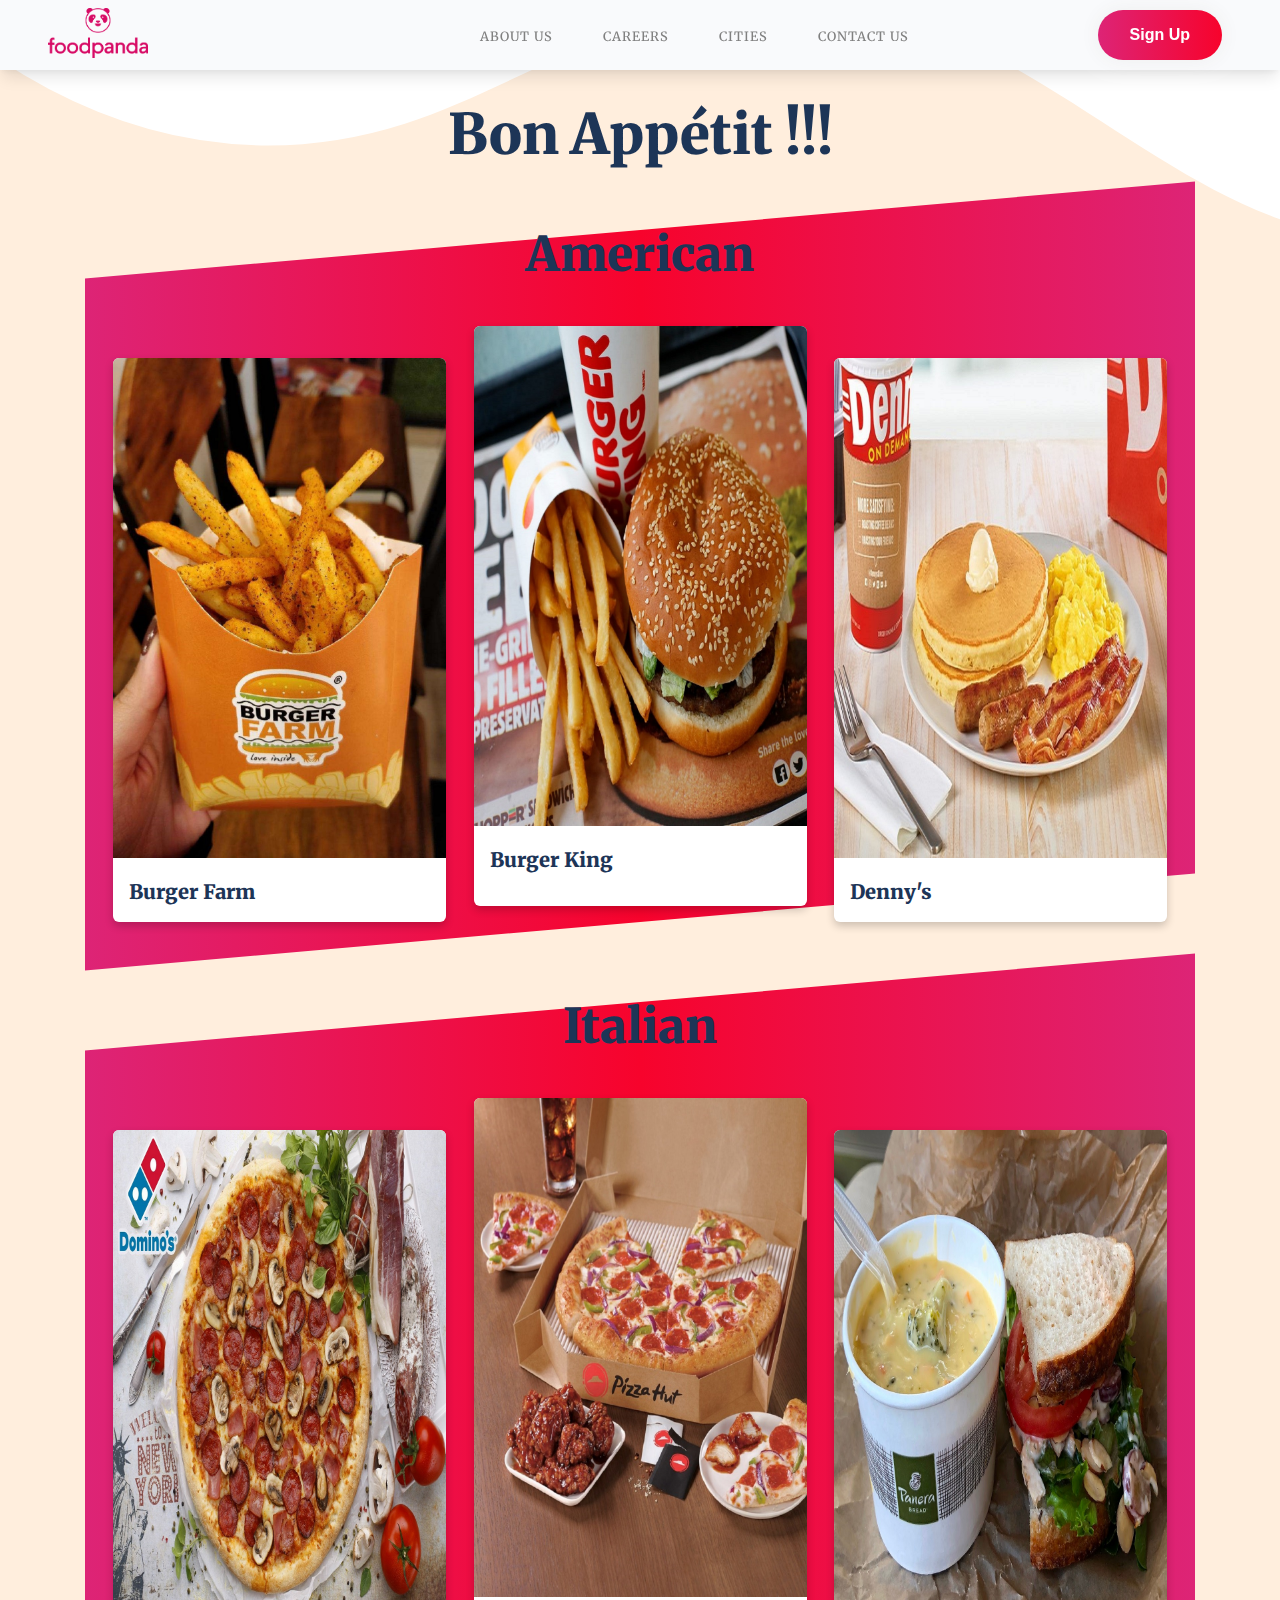
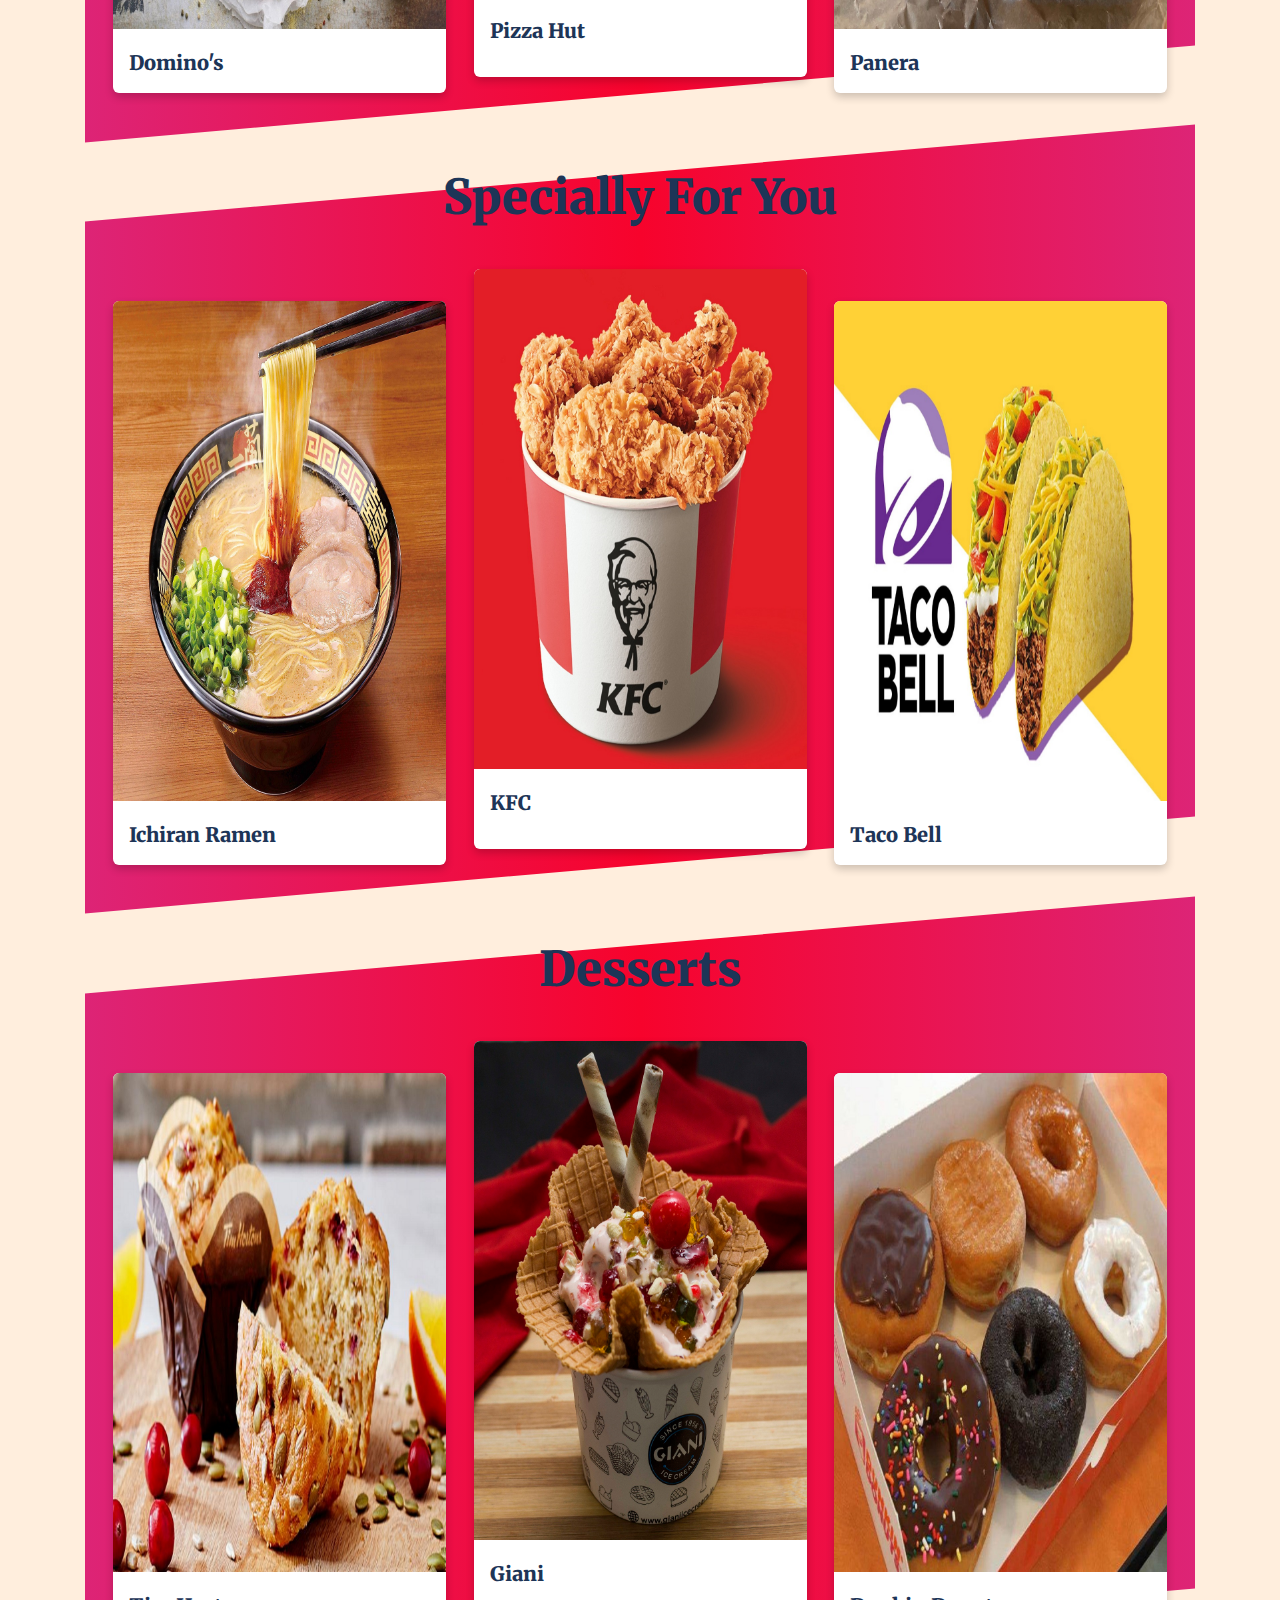
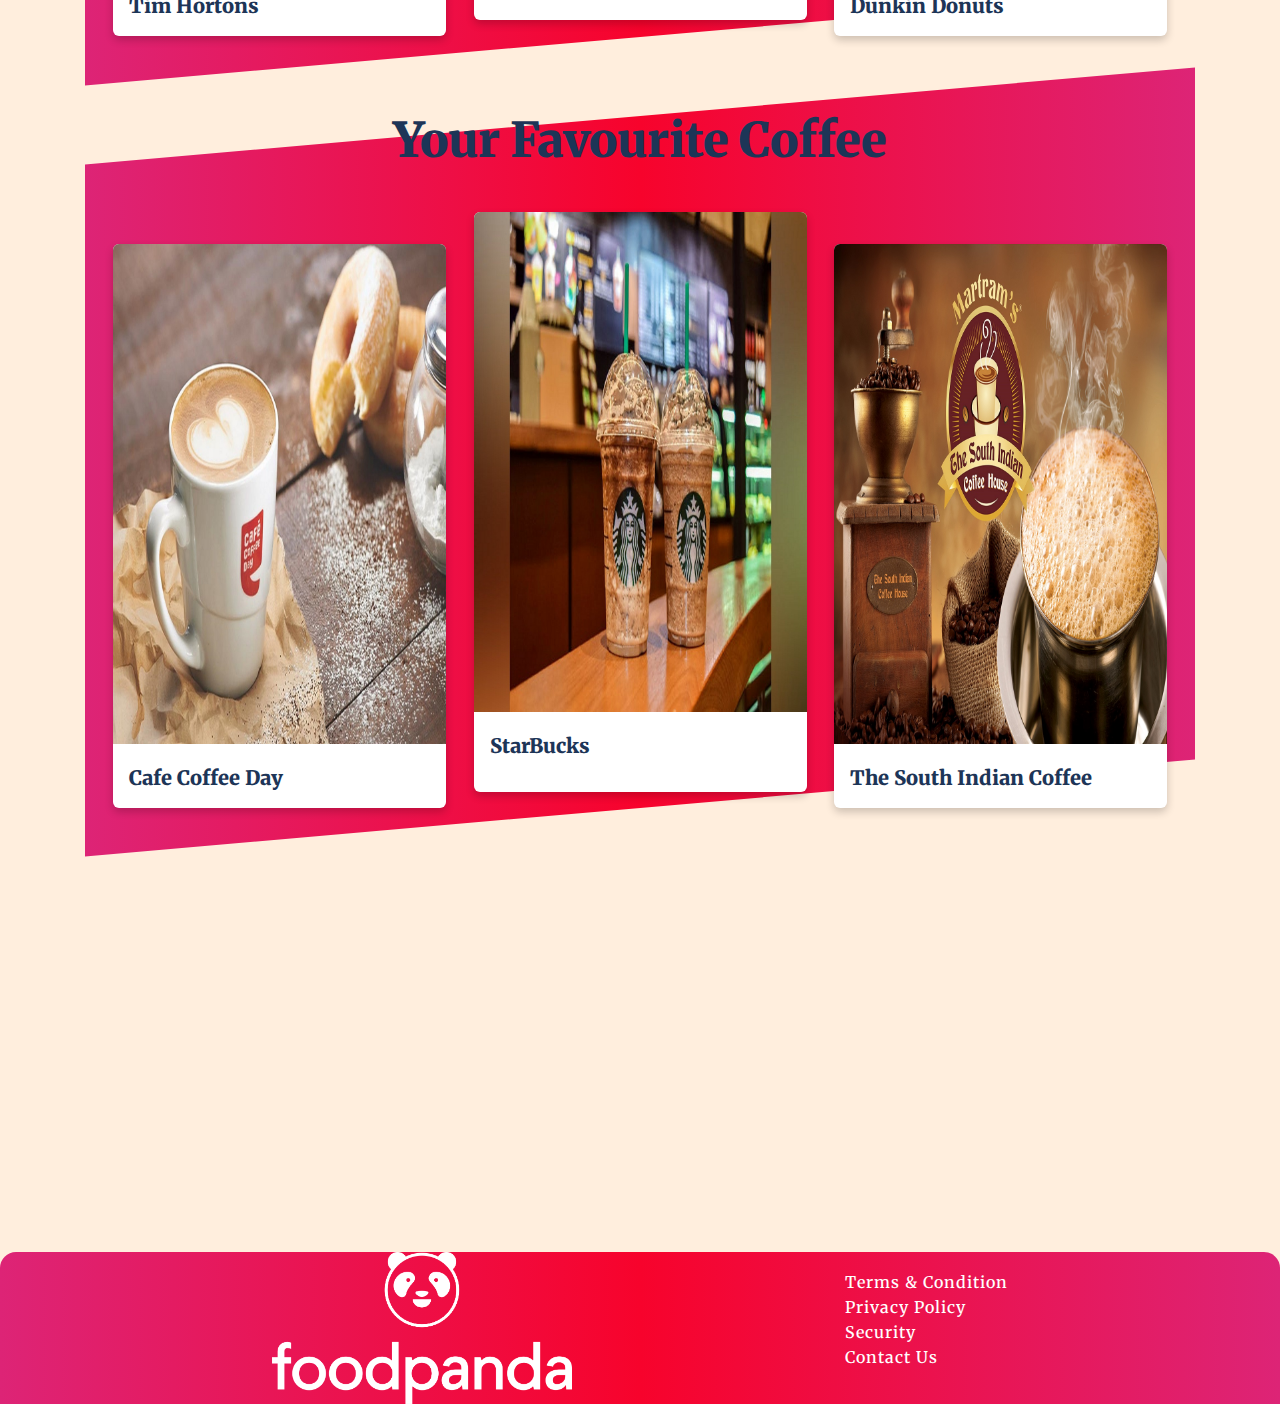
<file: menu.html>
<!DOCTYPE html>
<html lang="en">

<head>
    <meta charset="UTF-8" />
    <meta http-equiv="X-UA-Compatible" content="IE=edge" />
    <meta name="viewport" content="width=device-width, initial-scale=1.0" />
    <link rel="icon" href="https://www.foodpanda.com/wp-content/uploads/2020/07/cropped-panda-head_pink-32x32.png"
        sizes="32x32" />
    <title>Explore-Menu</title>
    <link rel="stylesheet" href="./css/style.css" />
    <link
        href="https://fonts.googleapis.com/css?family=Merriweather:300,300italic,regular,italic,700,700italic,900,900italic"
        rel="stylesheet" />
</head>

<body>
    <!--Nav Bar -->
    <header>
        <nav class="navbar">
            <div class="navbar__brand">
                <a href="http://127.0.0.1:5500/index.html">
                    <img src="./assets/logo.png" alt="logo" class="brand__logo" />
                </a>
            </div>
            <div class="navbar__nav__items">

            </div>
            <ul class="menu">
                <li><a href="aboutus.html">About Us</a></li>
                <li><a href="career.html">Careers</a></li>
                <li><a href="cities.html">Cities</a></li>
                <li><a href="contact.html">Contact Us</a></li>
            </ul>
            <div class="nav__item">
                <a href="signup.html">
                    <button class="button__primary hide__mobile">Sign Up</button>
                </a>
            </div>
        </nav>
    </header>

    <!-- Hero Heading -->
    <main class="container">

        <h1 style=" margin-top: 3rem;
            text-align: center;font-size: 3.5rem;
    line-height: 2rem;
    color: #1d3557;
    font-weight: 900;">Bon Appétit !!!</h1>


        <!-- Explore Food Menu -->
        <section class="food__list__container">
            <h1 class="text-xl">American</h1>
            <div class="food__list__container__diagonal"></div>
            <div class="food__menu__card__list">

                <!-- Burger Farm -->

                <div class="food__menu__card">
                    <a href="https://farmburger.com/">
                        <img src="./assets/burger farm.jpg" alt="burger" class="food__menu__card__image" />
                        <div class="food__menu__card__details">
                            <h4 class="text-lg"><strong>Burger Farm</strong></h4>
                        </div>
                    </a>
                </div>

                <!-- Burger King -->
                <div class="food__menu__card food__menu__card__move__up">
                    <a href="https://www.burgerking.in/">
                        <img src="./assets/burger king.jpg" alt="burger" class="food__menu__card__image" />
                        <div class="food__menu__card__details">
                            <h4 class="text-lg"><strong>Burger King</strong></h4>

                        </div>
                    </a>
                </div>
                <!-- Denny's-->
                <div class="food__menu__card">
                    <a href="https://www.dennys.com/">
                        <img src="./assets/denny_s.jpg" alt="American" class="food__menu__card__image" />
                        <div class="food__menu__card__details">
                            <h4 class="text-lg"><strong>Denny's</strong></h4>
                        </div>
                    </a>
                </div>
            </div>
        </section>
    </main>

    <main class="container">

        <!-- Explore Food Menu -->
        <section class="food__list__container">
            <h1 class="text-xl">Italian</h1>
            <div class="food__list__container__diagonal"></div>
            <div class="food__menu__card__list">
                <!-- Domino's -->

                <div class="food__menu__card">
                    <a href="https://www.dominos.co.in/">
                        <img src="./assets/domino_s.jpg" alt="pizza" class="food__menu__card__image" />
                        <div class="food__menu__card__details">
                            <h4 class="text-lg"><strong>Domino's</strong></h4>

                        </div>
                    </a>
                </div>

                <!-- Pizza Hut-->
                <div class="food__menu__card food__menu__card__move__up">
                    <a href="https://www.pizzahut.co.in/">
                        <img src="./assets/pizza hut.jpg" alt="pizza" class="food__menu__card__image" />
                        <div class="food__menu__card__details">
                            <h4 class="text-lg"><strong>Pizza Hut</strong></h4>

                        </div>
                    </a>
                </div>
                <!-- Panera -->
                <div class="food__menu__card">
                    <a href="http://www.panerabread.com/en-us/home/">
                        <img src="./assets/panera.jpg" alt="Panera Bread" class="food__menu__card__image" />
                        <div class="food__menu__card__details">
                            <h4 class="text-lg"><strong>Panera</strong></h4>
                        </div>
                    </a>
                </div>
            </div>
        </section>
    </main>

    <main class="container">

        <!-- Explore Food Menu -->
        <section class="food__list__container">
            <h1 class="text-xl">Specially For You</h1>
            <div class="food__list__container__diagonal"></div>
            <div class="food__menu__card__list">

                <!-- Ramen -->
                <div class="food__menu__card">
                    <a href="https://www.ichiranusa.com/menu/">
                        <img src="./assets/ichiran ramen.jpg" alt="Ramen" class="food__menu__card__image" />
                        <div class="food__menu__card__details">
                            <h4 class="text-lg"><strong>Ichiran Ramen</strong></h4>

                        </div>
                    </a>
                </div>

                <!-- KFC -->
                <div class="food__menu__card food__menu__card__move__up">
                    <a href="https://online.kfc.co.in/home">
                        <img src="./assets/KFC.jpg" alt="KFC" class="food__menu__card__image" />
                        <div class="food__menu__card__details">
                            <h4 class="text-lg"><strong>KFC</strong></h4>

                        </div>
                    </a>
                </div>
                <!-- Taco Bell -->
                <div class="food__menu__card">
                    <a href="https://www.tacobell.co.in/">
                        <img src="./assets/taco bell.jpg" alt="Taco Bell" class="food__menu__card__image" />
                        <div class="food__menu__card__details">
                            <h4 class="text-lg"><strong>Taco Bell</strong></h4>
                        </div>
                    </a>
                </div>
            </div>
        </section>
    </main>

    <main class="container">

        <!-- Explore Food Menu -->
        <section class="food__list__container">
            <h1 class="text-xl">Desserts</h1>
            <div class="food__list__container__diagonal"></div>
            <div class="food__menu__card__list">

                <!-- Tim Horton -->
                <div class="food__menu__card">
                    <a href="https://www.timhortons.com/">
                        <img src="./assets/tim hortons.jpg" alt="Deserts" class="food__menu__card__image" />
                        <div class="food__menu__card__details">
                            <h4 class="text-lg"><strong>Tim Hortons</strong></h4>

                        </div>
                    </a>
                </div>
                <!-- Giani -->
                <div class="food__menu__card food__menu__card__move__up">
                    <a href="http://www.gianiicecream.in/">
                        <img src="./assets/giani.jpg" alt="Deserts" class="food__menu__card__image" />
                        <div class="food__menu__card__details">
                            <h4 class="text-lg"><strong>Giani</strong></h4>
                        </div>
                    </a>
                </div>
                <!-- Dunkin Donuts -->
                <div class="food__menu__card">
                    <a href="http://www.dunkindonuts.com/">
                        <img src="./assets/dunkin_ donuts.jpg" alt="Deserts" class="food__menu__card__image" />
                        <div class="food__menu__card__details">
                            <h4 class="text-lg"><strong>Dunkin Donuts</strong></h4>

                        </div>
                    </a>
                </div>
            </div>
        </section>
    </main>

    <!-- Explore Food Menu -->
    <main class="container">
        <section class="food__list__container">
            <h1 class="text-xl">Your Favourite Coffee</h1>
            <div class="food__list__container__diagonal"></div>
            <div class="food__menu__card__list">

                <!-- CCD -->
                <div class="food__menu__card">
                    <a href="https://www.cafecoffeeday.com/">
                        <img src="./assets/CCD.jpg" alt="Coffee" class="food__menu__card__image" />
                        <div class="food__menu__card__details">
                            <h4 class="text-lg"><strong>Cafe Coffee Day</strong></h4>
                        </div>
                    </a>
                </div>

                <!-- StarBucks-->
                <div class="food__menu__card food__menu__card__move__up">
                    <a href="https://www.starbucks.in/">
                        <img src="./assets/Starbucks.jpg" alt="Coffee" class="food__menu__card__image" />
                        <div class="food__menu__card__details">
                            <h4 class="text-lg"><strong>StarBucks</strong></h4>

                        </div>
                    </a>
                </div>
                <!-- The South Indian Coffee -->
                <div class="food__menu__card">
                    <a href="http://www.thesouthindiancoffeehouse.com/">
                        <img src="./assets/The South Indian coffee house.jpg" alt="coffee"
                            class="food__menu__card__image" />
                        <div class="food__menu__card__details">
                            <h4 class="text-lg"><strong>The South Indian Coffee</strong></h4>
                        </div>
                    </a>
                </div>
            </div>
        </section>

        <!--Quote Container-->
        <section class="quote__container">

        </section>
    </main>

    <!-- Footer Section -->
    <footer class="footanchor">
        <img src="./assets/logo.png" alt="logo" />
        <ul>
            <li><a href="https://www.foodpanda.co.jp/en/contents/terms-and-conditions.htm">Terms & Condition</a></li>
            <li><a href="https://www.foodpanda.co.jp/en/contents/privacy.htm">Privacy Policy</a></li>
            <li><a href="https://www.foodpanda.com/security/">Security</a></li>
            <li><a href="contact.html">Contact Us</a></li>
        </ul>
    </footer>

    <!--SVG Shape-->
    <div class="custom-shape-divider-top-1624884627">
        <svg data-name="Layer 1" xmlns="http://www.w3.org/2000/svg" viewBox="0 0 1200 120" preserveAspectRatio="none">
            <path
                d="M321.39,56.44c58-10.79,114.16-30.13,172-41.86,82.39-16.72,168.19-17.73,250.45-.39C823.78,31,906.67,72,985.66,92.83c70.05,18.48,146.53,26.09,214.34,3V0H0V27.35A600.21,600.21,0,0,0,321.39,56.44Z"
                class="shape-fill"></path>
        </svg>
    </div>
</body>

</html>
</file>
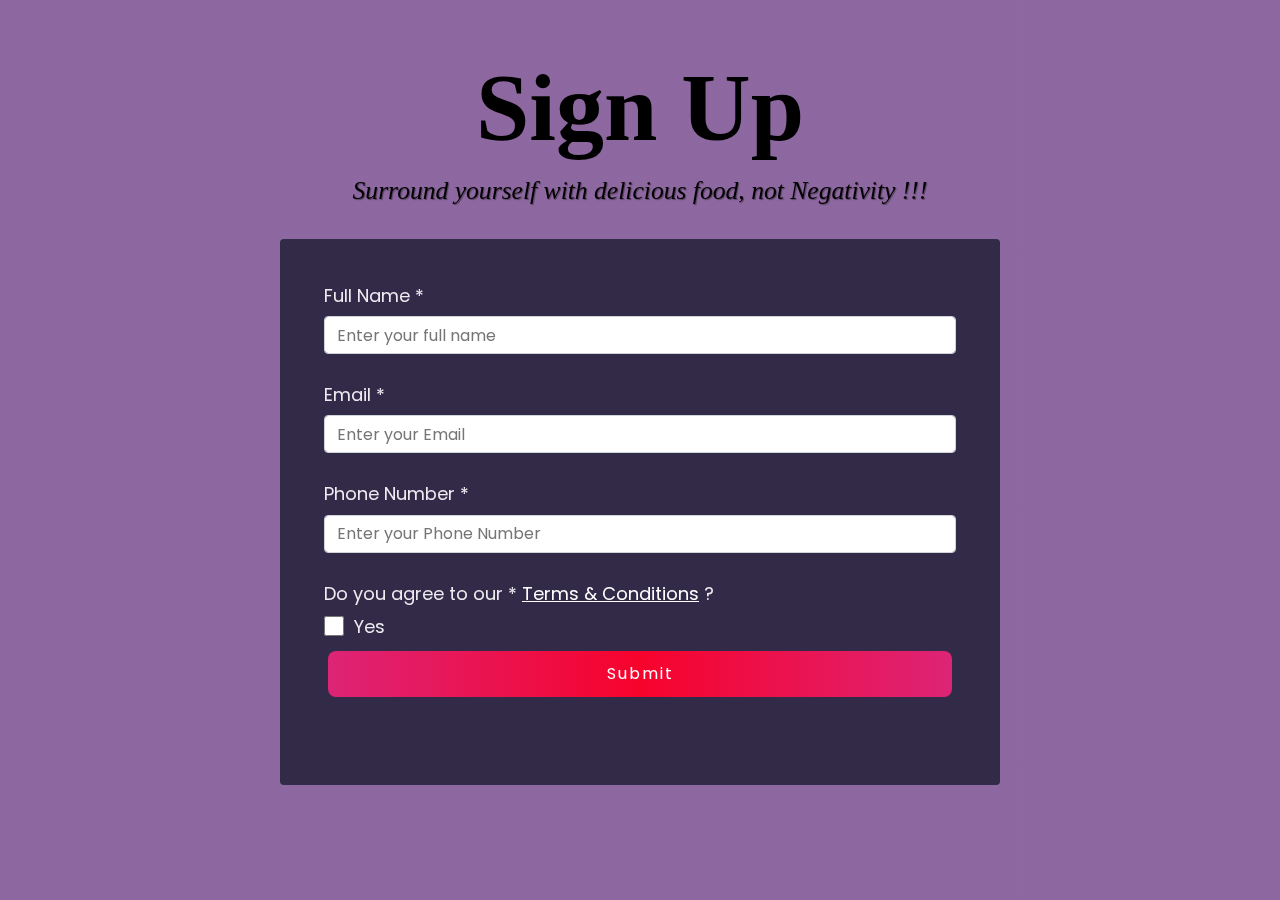
<file: signup.html>
<!DOCTYPE html>
<html lang="en">

<head>
    <meta charset="UTF-8">
    <meta http-equiv="X-UA-Compatible" content="IE=edge">
    <meta name="viewport" content="width=device-width, initial-scale=1.0">
    <link rel="icon" href="https://www.foodpanda.com/wp-content/uploads/2020/07/cropped-panda-head_pink-32x32.png" sizes="32x32" />
    <link rel="stylesheet" href="./css/feedback.css" />
    <link href="https://fonts.googleapis.com/css2?family=Abril+Fatface&display=swap" rel="stylesheet">
    <title>Sign Up</title>
</head>

<body>
    <div class="container">

        <!-- Header -->
        <header class="header">
            <h1 id="title" class="text-center" style="font-family: Abril Fat Face; font-weight:bold; color: black;
          font-size: 6rem;">Sign Up</h1>
            <p id="description" class="description text-center" style="font-family: cursive;
          font-size: 1.6rem; color: black;">
                Surround yourself with delicious food, not Negativity !!!
            </p>
        </header>

        <!-- Full Name -->
        <form id="survey-form" action="connect.php" method="POST">
            <div class="form-group">
                <label id="name-label" for="name">Full Name *</label>
                <input type="text" name="fullName" id="name" class="form-control" placeholder="Enter your full name"
                    required />
            </div>

            <!-- E-mail -->
            <div class="form-group">
                <label id="email-label" for="email">Email *</label>
                <input type="email" name="eMail" id="email" class="form-control" placeholder="Enter your Email"
                    required />
            </div>

            <!-- Phone Number -->
            <div class="form-group">
                <label id="number-label" for="number">Phone Number *</label>
                <input type="tel" name="phoneNumber" id="number" class="form-control"
                    placeholder="Enter your Phone Number" />
            </div>

            <!-- Check Box -->
            <div class="form-group">
                <p>
                    Do you agree to our * <a href="https://www.foodpanda.co.jp/en/contents/terms-and-conditions.htm" style="color: white">Terms & Conditions</a> ?
                </p>

                <label><input name="prefer" type="checkbox" class="input-checkbox" required/>Yes</label>

                <!-- Submit Button -->
                <div class="form-group">
                    
                    <button type="submit" id="submit" class="submit-button" style="color: white;">
                        <a href="index.html" style="text-decoration: none;">
                            Submit  
                        </a>
                    </button>
                
                </div>
        </form>
    </div>


</body>


</html>
</file>
<file: css/style.css>
* {
  padding: 0;
  margin: 0;
  box-sizing: border-box;
}
  
 /*SVG CSS*/
 .custom-shape-divider-top-1624884627 {
  position: absolute;
  top: 0;
  left: 0;
  width: 100%;
  overflow: hidden;
  line-height: 0;
}

.custom-shape-divider-top-1624884627 svg {
  position: relative;
  display: block;
  width: calc(118% + 1.3px);
  height: 263px;
  z-index: -2;
}

.custom-shape-divider-top-1624884627 .shape-fill {
  fill: #FFFFFF;
}

/* Global */

body {
  font-family: "Merriweather", sans-serif;
  background-color: #FFEEDD;
  overflow-x: hidden;
  transition: 0.5s;
}

ul {
  list-style-type: none;
  margin: 0;
  padding: 0;
}

button {
  border: none;
  cursor: pointer;
}

section {
  margin: 4rem 0;
}
.menu{
  list-style: none;
  display: flex;
}

.menu li a{
  height: 40px;
  line-height: 43px;
  margin: 3px;
  padding: 0px 22px;
  display: flex;
  font-size: 0.8em;
  text-transform: uppercase;
  font-weight: 500;
  letter-spacing: 1px;
  color: gray;
}
.menu li a:hover{
  background-image: linear-gradient(
    to right,
    #dd2476 0%,
    #f7032c 50%,
    #dd2476 100%
  );
  background-position: right center;
  border-radius: 10px;
  color: white;
  transition:  0.2s;
  box-shadow: 5px 10px 30px rgba(31, 34, 33, 0.2);
}
a{
  text-decoration: none;
}
/* Custom */


.column {
  float: left;
  width: 33.33%;
  padding: 5px;
  padding-bottom: 15px;
  margin-bottom: auto;
}

.container {
  width: 100%;
  padding-right: 15px;
  padding-left: 15px;
  margin-right: auto;
  margin-left: auto;
}

.hide__mobile {
  display: none !important;
}

.navbar {
  position: sticky;
  top: 0;
  display: flex;
  justify-content: space-between;
  align-items: center;
  background-color: #f9fafc;
  box-shadow: 0 10px 15px -3px rgba(0, 0, 0, 0.1),
    0 4px 6px -2px rgba(0, 0, 0, 0.05);
  z-index: 9999;
}
.navbar__brand {
  width: 100px;
}
.mobile__navbar__items {
  background-color: #f9fafc;
  padding: 1rem;
  box-shadow: 0 10px 15px -3px rgba(0, 0, 0, 0.1),
    0 4px 6px -2px rgba(0, 0, 0, 0.05);
  z-index: 9999;
}

.hamburger__menu > div {
  width: 35px;
  height: 5px;
  background-color: #f9fafc;
  margin: 6px 0;
}

.hamburger__menu__close {
  display: none !important;
}

.mobile__navbar__items > ul > li {
  margin: 20px 0;
}

.button__primary {
  background-image: linear-gradient(
    to right,
    #dd2476 0%,
    #f7032c 50%,
    #dd2476 100%
  );
}
.button__primary {
  margin: 10px;
  padding: 0.5rem 1rem;
  text-align: center;
  text-transform: capitalize;
  transition: 0.5s;
  font-weight: 600;
  background-size: 200% auto;
  color: white;
  box-shadow: 0 0 20px #eee;
  border-radius: 30px;
  display: block;
}

.button__primary:hover {
  background-position: right center; /* change the direction of the change here */
  color: #fff;
  text-decoration: none;
}

.brand__logo {
  width: 100%;
}

.hero__container {
  margin-top: 1rem;
}

.hero__image__container {
  position: relative;
  width: 100%;
}

.hero__image__shape {
  position: absolute;
  right: 2;
}

.hero__image {
  position: absolute;
  width: 100%;
  top: 60px;
  right: auto;
  left: auto;
  z-index: 2;
  border-radius: 8px;
  box-shadow: 0 25px 50px -12px rgba(0, 0, 0, 0.25);
}

.hero__text {
  font-size: 1.875rem;
  line-height: 2.25rem;
  color: #1d3557;
  font-weight: 900;
}

.video__footage__container {
  margin-top: 3rem;
  display: flex;
  flex-direction: column;
  justify-content: center;
  align-items: center;
  width: 100%;
}

.video__footage {
  position: relative;
}

.video__footage::before {
  background-image: linear-gradient(
    to right,
    #dd2476 0%,
    #f00942 50%,
    #dd2476 90%
  );
  content: "";
  top: 0;
  left: 0;
  position: absolute;
  transform: translate(1rem, 1rem);
  height: 100%;
  width: 100%;
  z-index: -1;
}

.video__footage__text {
  margin-top: 2rem;
  color: #1d3557;
  font-size: 1.25rem;
  font-weight: 300;
  text-align: center;
}

.food__list__container {
  margin-top: 3rem;
  text-align: center;
}

.text-lg {
  font-size: 1.25rem;
  line-height: 1.75rem;
  color: #1d3557;
  font-weight: 900;
}
.text-xl {
  font-size: 1.5rem;
  line-height: 2rem;
  color: #1d3557;
  font-weight: 900;
}

.food__menu__card__list {
  width: 100%;
}
.food__menu__card {
  margin-top: 1rem;
  box-shadow: 0 4px 8px 0 rgba(0, 0, 0, 0.2);
  transition: 0.3s;
  width: 100%;
}
.food__menu__card:hover {
  box-shadow: 0 8px 16px 0 rgba(0, 0, 0, 0.2);
}

.food__menu__card__image {
  border-radius: 6px 6px 0 0;
  width: 100%;
}
.food__menu__card__details {
  padding: 1rem;
  text-align: left;
  color: #1d3557;
}

.food__list__view__more {
  margin: 2rem 0;
  transition: 0.3s;
  color: #fff;
  padding: 1rem;
  border-radius: 6px;
  background: linear-gradient(to right, #ff512f 0%, #dd2476 51%, #ff512f 100%);
}

.restaurant__list__text {
  margin: 1rem 0;
}

.restaurant__list__container {
  margin-top: 3rem;
}

.restaurant__list__row_1 {
  display: flex;
  align-items: baseline;
}
.restaurant__list__row_2 {
  display: flex;
  flex-direction: row-reverse;
}
.restaurant2,
.restaurant4 {
  border-radius: 4px;
  margin: 0 5px;
  width: 200px;
  height: 100px;
  box-shadow: 0 10px 15px -3px rgba(0, 0, 0, 0.1),
    0 4px 6px -2px rgba(0, 0, 0, 0.05);
}
.restaurant1,
.restaurant3 {
  border-radius: 4px;
  margin: 0 5px;
  width: 150px;
  height: 80px;
  box-shadow: 0 10px 15px -3px rgba(0, 0, 0, 0.1),
    0 4px 6px -2px rgba(0, 0, 0, 0.05);
}

.email__subcribe__container {
  margin-top: 3rem;
  width: 100%;
  padding: 15px;
  margin-right: auto;
  margin-left: auto;
}

.email__subcribe__input__field {
  display: flex;
  align-items: center;
}
.button__survey{
  background-image: linear-gradient(
      to right,
      #dd2476 0%,
      #f7032c 50%,
      #dd2476 100%
    );
    font-size: medium;
  margin-left: 200px;
  padding: 1rem 2rem;
  text-align: center;
  text-transform: capitalize;
  transition: 0.5s;
  font-weight: 600;
  background-size: 200% auto;
  color: white;
  box-shadow: 0 0 20px #eee;
  border-radius: 30px;
  display: block;
}
.button__survey:hover {
  background-position: right center; /* change the direction of the change here */
  color: #fff;
  text-decoration: none;
}

.email__input {
  border: 1px solid #ee89a0;
  background-color: #e4ecb8;
  color: #1d3557;
  font-weight: 700;
  padding: 0.5rem;
  border-radius: 10px;
}


.email__input::placeholder {
  color: #686866;
}

.footanchor li a{
  
  font-size: 1em;
  font-weight: 500;
  letter-spacing: 1px;
  color: white;
}
footer {
  display: flex;
  flex-direction: column;
  align-items: center;
  justify-content: center;
  border-radius: 1rem 1rem 0 0;
  background-image: linear-gradient(
    to right,
    #dd2476 0%,
    #f7032c 50%,
    #dd2476 100%
  );
}

footer > img {
  width: 300px;
  filter: brightness(0) invert(1);
}

footer > ul {
  margin-top: -1rem;
  color: #fff;
}

footer > ul > li {
  margin: 5px 0;
} 

.quote__container {
  margin-top: 4rem;
  align-items: center;
  height: 250px;
  width: 120%;
  border-radius: 15px;
  background: url("https://www.movingwalls.com/hs-fs/hubfs/Google%20Drive%20Integration/Copy%20of%20Press_Foodpanda%20Weather%20Trigger%20Campaign.png?width=900&name=Copy%20of%20Press_Foodpanda%20Weather%20Trigger%20Campaign.png")
  center ;
}



@media (min-width: 768px) {
  .hide__mobile {
    display: block !important;
  }
  .mobile__only {
    display: none !important;
  }
  .hero__container {
    display: flex;
    flex-direction: row-reverse;
    align-items: center;
  }

  .hero__image {
    margin-top: 2rem;
  }

  .text-xl {
    font-size: 1.875rem;
    line-height: 2.25rem;
  }
  .food__list__container {
    position: relative;
    margin: 5rem 0;
  }
  .food__list__container__diagonal {
    left: 0px;
    position: absolute;
    top: 0px;

    height: 100%;
    width: 100%;

    transform: skewY(-5deg);
    background-image: linear-gradient(
    to right,
    #dd2476 0%,
    #f7032c 50%,
    #dd2476 100%
  );
    z-index: -3;
  }
  
  .food__menu__card__list {
    display: flex;
    flex-wrap: wrap;
    justify-content: space-evenly;
    padding-top: 2rem;
  }
  .food__menu__card {
    flex-basis: 30%;
    background-color: #fff;
    border-radius: 6px;
  }

  .food__menu__card__move__up {
    margin-top: -1rem;
    margin-bottom: 1rem;
  }

  .food__list__view__more {
    background: none;
  }

  .video__footage__container {
    margin-bottom: 5rem;
    display: flex;
    flex-direction: row;
    justify-content: space-between;
  }

  .video__footage {
    margin-right: 2rem;
  }
  .video__footage__text {
    margin-left: 2rem;
  }

  .restaurant__list__container {
    display: flex;
    justify-content: space-between;
    align-items: center;
  }

  .restaurant__list__row_1 {
    justify-content: center;
  }
  .restaurant__list__row_2 {
    margin-top: 3px;
    align-items: flex-start;
    justify-content: center;
  }
  .email__subcribe__container {
    display: flex;

    justify-content: center;
  }
  .email__input {
    width: 20rem;
  }

  .quote__container {
    height: 300px;
    width: 100%;
    
  }

  .quote_image_text {
    color: #fff;
    z-index: 3;
    margin: 0 1rem;
    text-align: center;
    font-size: 2rem;
    font-weight: 500;
    line-height: 1.2;
  }
  .footanchor li a{
  
    font-size: 1em;
    font-weight: 500;
    letter-spacing: 1px;
    color: white;
  }
  footer {
    display: flex;
    flex-direction: row;
    align-items: center;
    justify-content: space-evenly;
    border-radius: 1rem 1rem 0 0;
    background-image: linear-gradient(
      to right,
      #dd2476 0%,
      #f7032c 50%,
      #dd2476 100%
    );
  }
  
  footer > img {
    width: 300px;
    filter: brightness(0) invert(1);
  }
  
  footer > ul {
    margin-top: -1rem;
    color: #fff;
  }
  
  footer > ul > li {
    margin: 5px 0;
  } 
}

@media (min-width: 1200px) {
  .container {
    max-width: 1140px;
  }
  .navbar {
    padding: 0 3rem;
  }
  .button__primary {
    padding: 1rem 2rem;
    font-size: 1rem;
  }

  .hero__text {
    font-size: 3rem;
    line-height: 1;
  }
  .text-xl {
    font-size: 3rem;
    line-height: 1;
  }

  .video__footage__container {
    display: flex;
    flex-direction: column;
  }
  .video__footage__text {
    width: 60%;
  }

  .food__menu__card__list {
    margin-top: 2rem;
  }
  .food__list__view__more {
    margin-top: 4rem;
    cursor: pointer;
  }
  .food__list__view__more:hover {
    background: #fff;
    color: #dd2476;
    margin: 4rem 20rem;
    box-shadow: 0 25px 50px -12px rgba(0, 0, 0, 0.25);
  }
  .restaurant2,
  .restaurant4 {
    width: 300px;
    height: 260px;
  }
  .restaurant1,
  .restaurant3 {
    width: 250px;
    height: 180px;
  }
  
}
</file>
<file: css/contact.css>
@import url('https://fonts.googleapis.com/css?family=Merriweather:300,300italic,regular,italic,700,700italic,900,900italic');

:root {
  --color-white: #f3f3f3;
  --color-darkblue: #1b1b32;
  --color-darkblue-alpha: rgba(27, 27, 50, 0.8);
  --color-green: #37af65;
}
* {
    box-sizing: border-box;
}


body {
  font-family: 'Merriweather', sans-serif;
  font-size: 1rem;
  font-weight: 400;
  line-height: 1.4;
  color: var(--color-white);
  margin: 0;
}

h1 {
  font-weight: 400;
  line-height: 1.2;
}

p {
  font-size: 1.125rem;
}

h1,
p {
  margin-top: 0;
  margin-bottom: 0.5rem;
}

label {
  display: flex;
  align-items: center;
  font-size: 1.125rem;
  margin-bottom: 0.5rem;
}

input,
button,
select,
textarea {
  margin: 0;
  font-family: inherit;
  font-size: inherit;
  line-height: inherit;
}

button {
  border: none;
}


@media (min-width: 576px) {
  .container {
    max-width: 540px;
  }
}

@media (min-width: 768px) {
  .container {
    max-width: 720px;
  }
}

.header {
  padding: 0 0.625rem;
  margin-bottom: 1.875rem;
}

.description {
  font-style: italic;
  font-weight: 200;
  text-shadow: 1px 1px 1px rgba(0, 0, 0, 0.4);
}

.clue {
  margin-left: 0.25rem;
  font-size: 0.9rem;
  color: #e4e4e4;
}

.text-center {
  text-align: center;
}

/* form */

form {
  background: var(--color-darkblue-alpha);
  margin-left: 30%;
  border-radius: 15px;
  width: 40%;
  
}
#leftbox {
    float:left; 
    width:25%;
    height:280px;
}
#middlebox{
    float:left; 
    width:25%;
    height:280px;
}
#rightbox{
    float:right;
    width:25%;
    height:280px;
}
#rightbox2{
    float:right;
    width:25%;
    height:280px;
}

.quote__container {
    position: relative;
    margin-top: 4rem;
    margin-left: 10%;
    height: 300px;
    width: 80%;
    border-radius: 15px;
    background: url("https://www.movingwalls.com/hs-fs/hubfs/Google%20Drive%20Integration/Copy%20of%20Press_Foodpanda%20Weather%20Trigger%20Campaign.png?width=900&name=Copy%20of%20Press_Foodpanda%20Weather%20Trigger%20Campaign.png")
    center center ;
  }
@media (min-width: 480px) {
  form {
    padding: 2.5rem;
  }
}

.form-group {
  margin: 0 auto 1.25rem auto;
  padding: 0.25rem;
}

.form-control {
  display: block;
  width: 100%;
  height: 2.375rem;
  padding: 0.375rem 0.75rem;
  color: #495057;
  background-color: #fff;
  background-clip: padding-box;
  border: 1px solid #ced4da;
  border-radius: 0.25rem;
  transition: border-color 0.15s ease-in-out, box-shadow 0.15s ease-in-out;
}

.form-control:focus {
  border-color: #80bdff;
  outline: 0;
  box-shadow: 0 0 0 0.2rem rgba(0, 123, 255, 0.25);
}

.input-radio,
.input-checkbox {
  display: inline-block;
  margin-right: 0.625rem;
  min-height: 1.25rem;
  min-width: 1.25rem;
}

.input-textarea {
  min-height: 120px;
  width: 100%;
  padding: 0.625rem;
  resize: vertical;
}
.submit-button a{
    text-decoration: none;
    color: white;
}
.submit-button {
  display: block;
  width: 100%;
  padding: 0.75rem;
  background-image: linear-gradient(
      to right,
      #dd2476 0%,
      #f7032c 50%,
      #dd2476 100%
    );
    ;
  
  border-radius: 8px;
  cursor: pointer;
  letter-spacing: 2px;
}
</file>
<file: css/feedback.css>
@import url('https://fonts.googleapis.com/css?family=Poppins:200i,400&display=swap');

:root {
  --color-white: #edeaf0;
  --color-darkblue: #1b1b32;
  --color-darkblue-alpha: rgba(27, 27, 50, 0.8);
  --color-green: #37af65;
}

*,
*::before,
*::after {
  box-sizing: border-box;
}

body {
  font-family: 'Poppins', sans-serif;
  font-size: 1rem;
  font-weight: 400;
  line-height: 1.4;
  color: var(--color-white);
  margin: 0;
}

/* mobile friendly alternative to using background-attachment: fixed */
body::before {
  content: '';
  position: fixed;
  top: 0;
  left: 0;
  height: 100%;
  width: 100%;
  z-index: -1;
  background: var(--color-darkblue);
  background-image: linear-gradient(
      115deg,
      rgba(190, 136, 206, 0.7),
      rgba(190, 136, 206, 0.7)
    ),
    url(http://images.summitmedia-digital.com/topbikes/images/2021/01/22/foodpanda-3-1611296044.jpg);
  background-size: cover;
  background-repeat: no-repeat;
  background-position: center;
}

h1 {
  font-weight: 400;
  line-height: 1.2;
}

p {
  font-size: 1.125rem;
}

h1,
p {
  margin-top: 0;
  margin-bottom: 0.5rem;
}

label {
  display: flex;
  align-items: center;
  font-size: 1.125rem;
  margin-bottom: 0.5rem;
}

input,
button,
select,
textarea {
  margin: 0;
  font-family: inherit;
  font-size: inherit;
  line-height: inherit;
}

button {
  border: none;
}

.container {
  width: 100%;
  margin: 3.125rem auto 0 auto;
}

@media (min-width: 576px) {
  .container {
    max-width: 540px;
  }
}

@media (min-width: 768px) {
  .container {
    max-width: 720px;
  }
}

.header {
  padding: 0 0.625rem;
  margin-bottom: 1.875rem;
}

.description {
  font-style: italic;
  font-weight: 200;
  text-shadow: 1px 1px 1px rgba(0, 0, 0, 0.4);
}

.clue {
  margin-left: 0.25rem;
  font-size: 0.9rem;
  color: #e4e4e4;
}

.text-center {
  text-align: center;
}

/* form */

form {
  background: var(--color-darkblue-alpha);
  padding: 2.5rem 0.625rem;
  border-radius: 0.25rem;
}

@media (min-width: 480px) {
  form {
    padding: 2.5rem;
  }
}

.form-group {
  margin: 0 auto 1.25rem auto;
  padding: 0.25rem;
}

.form-control {
  display: block;
  width: 100%;
  height: 2.375rem;
  padding: 0.375rem 0.75rem;
  color: #495057;
  background-color: #fff;
  background-clip: padding-box;
  border: 1px solid #ced4da;
  border-radius: 0.25rem;
  transition: border-color 0.15s ease-in-out, box-shadow 0.15s ease-in-out;
}

.form-control:focus {
  border-color: #80bdff;
  outline: 0;
  box-shadow: 0 0 0 0.2rem rgba(0, 123, 255, 0.25);
}

.input-radio,
.input-checkbox {
  display: inline-block;
  margin-right: 0.625rem;
  min-height: 1.25rem;
  min-width: 1.25rem;
}

.input-textarea {
  min-height: 120px;
  width: 100%;
  padding: 0.625rem;
  resize: vertical;
}
.submit-button a{
    text-decoration: none;
    color: white;
}
.submit-button {
  display: block;
  width: 100%;
  padding: 0.75rem;
  background-image: linear-gradient(
      to right,
      #dd2476 0%,
      #f7032c 50%,
      #dd2476 100%
    );
    ;
  
  border-radius: 8px;
  cursor: pointer;
  letter-spacing: 2px;
}
</file>
